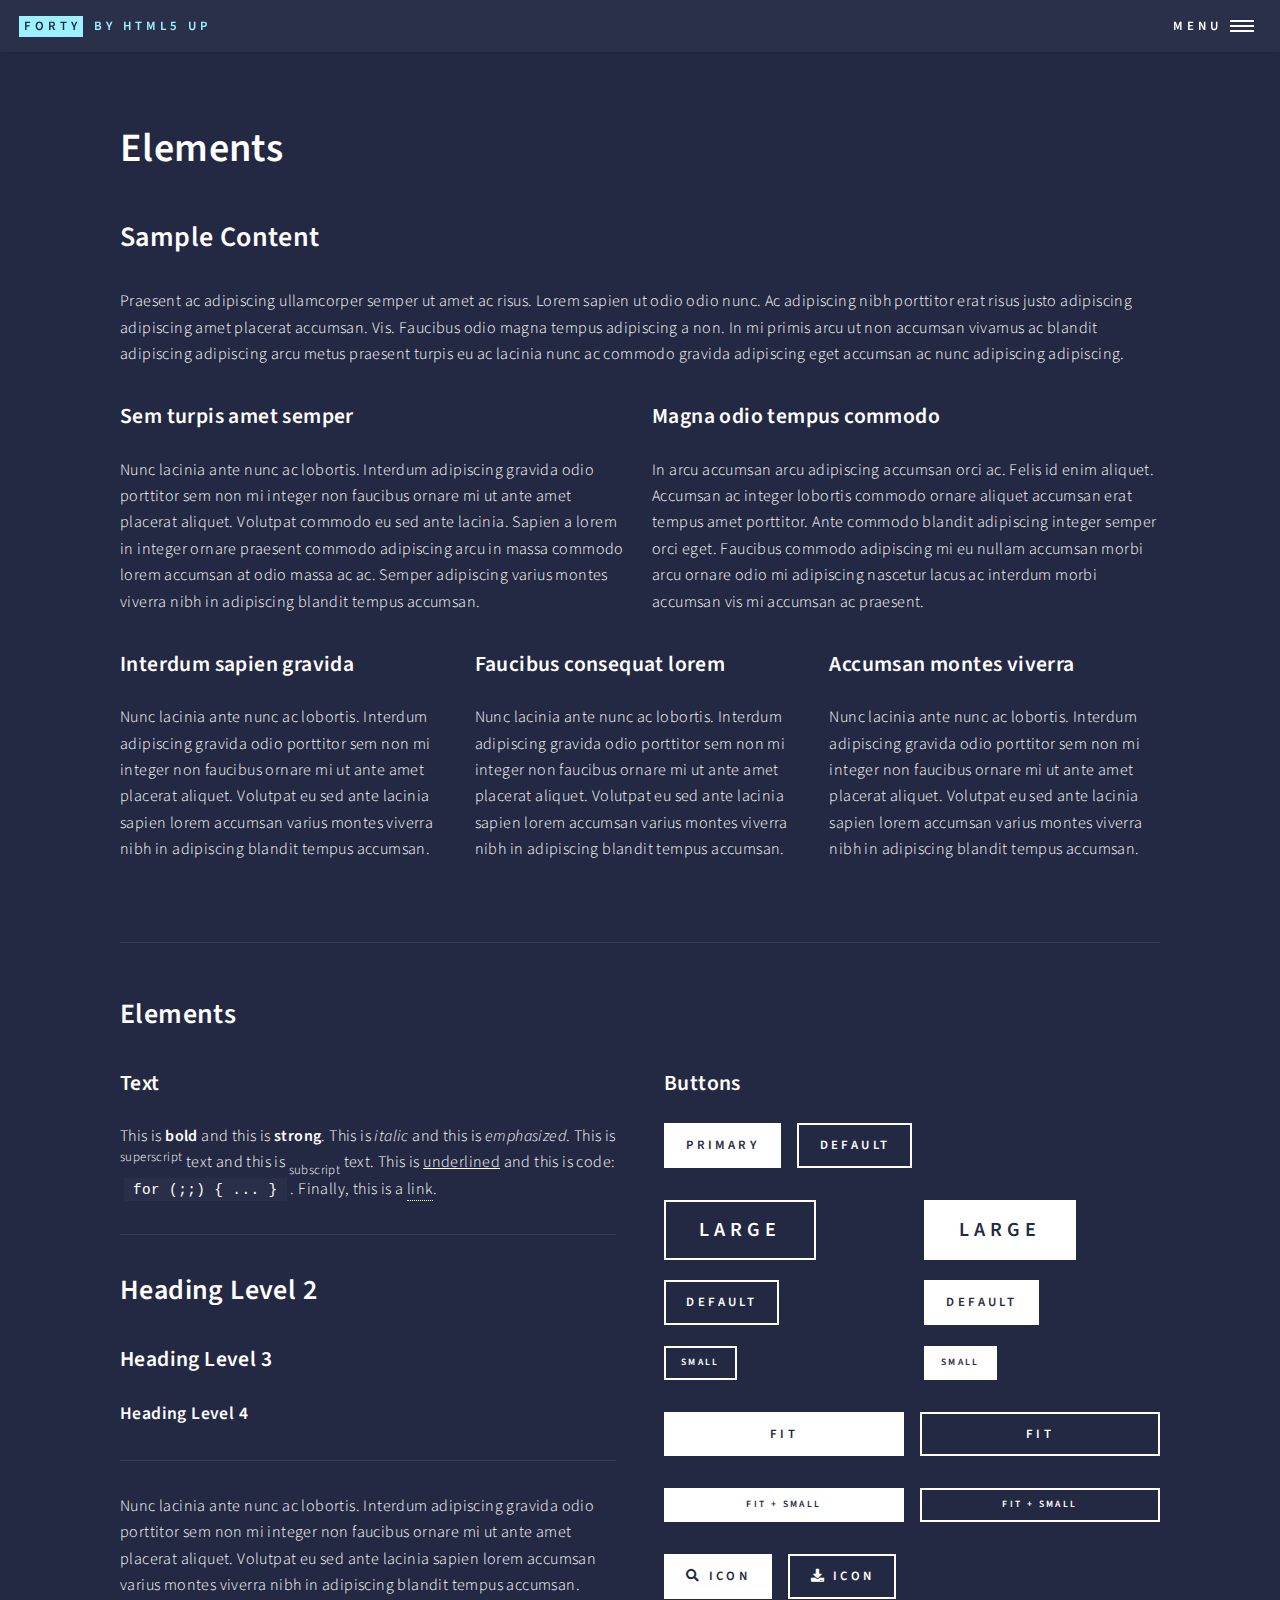
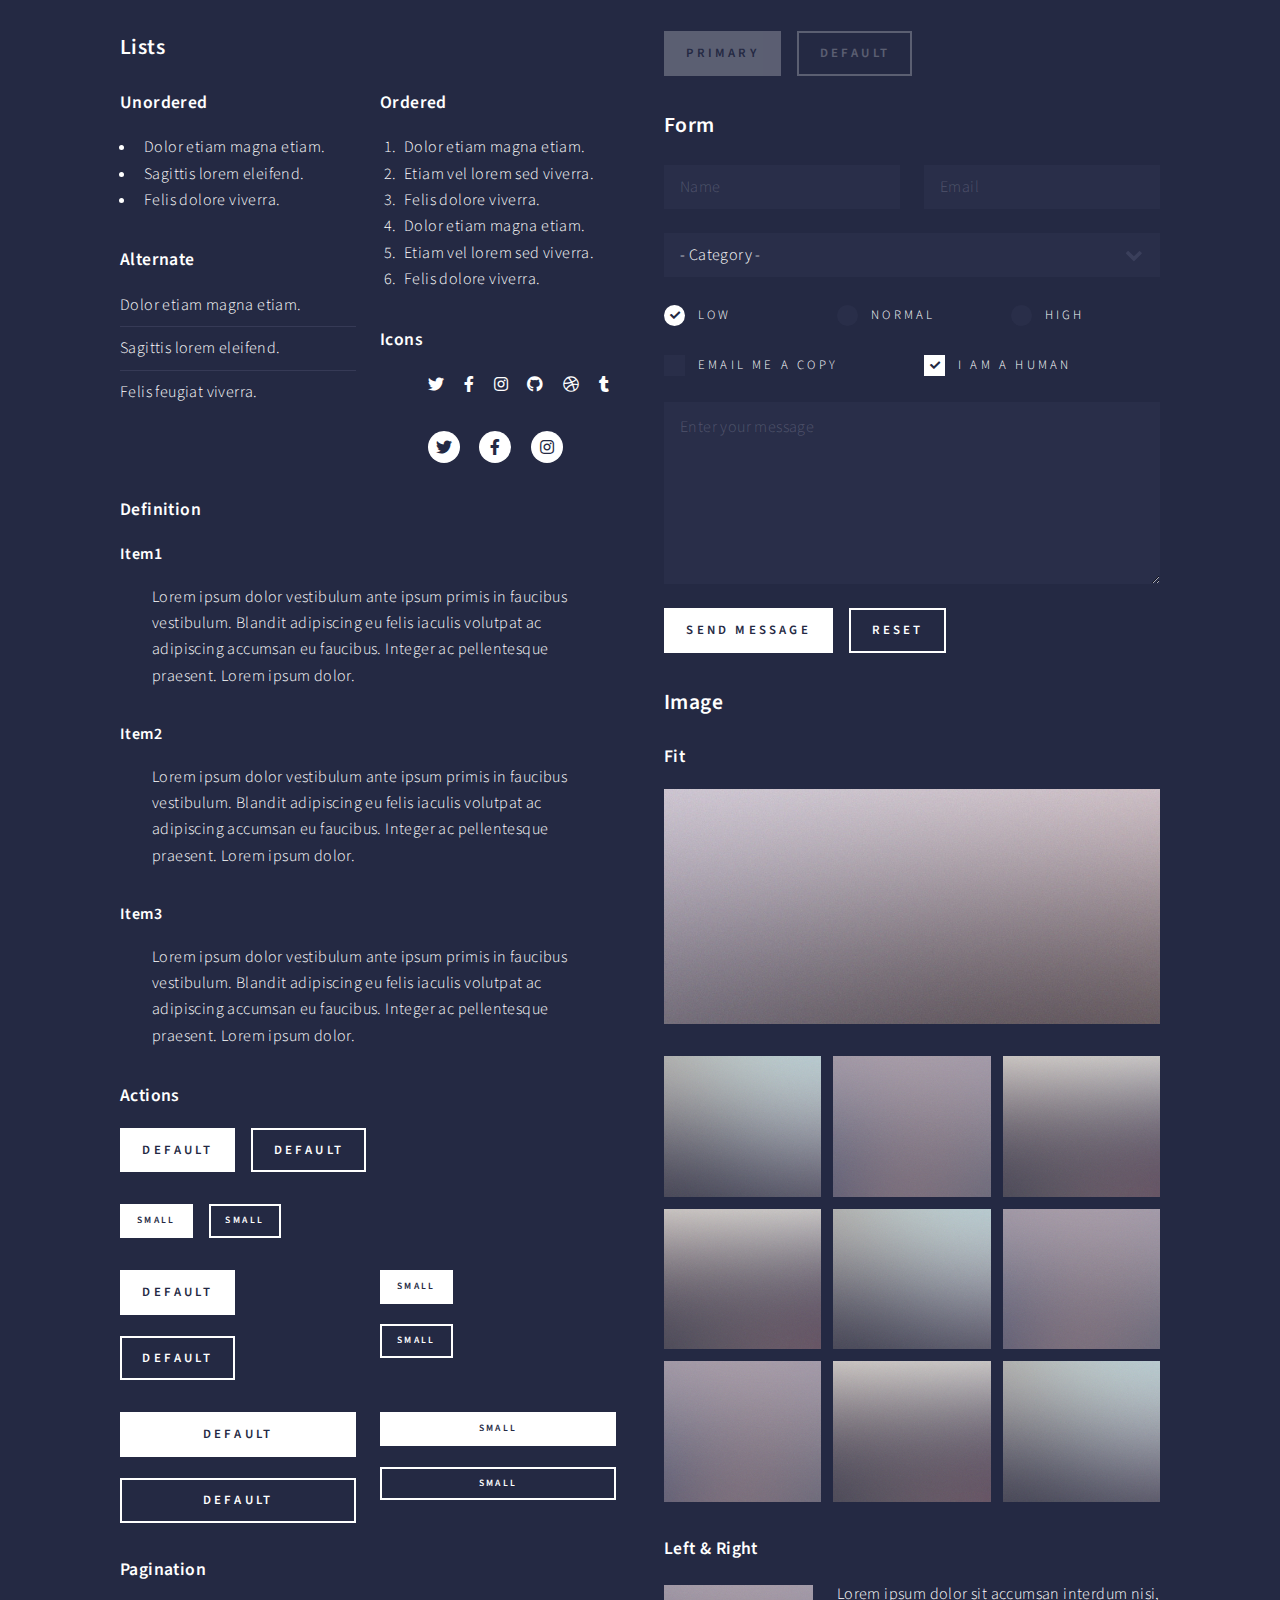
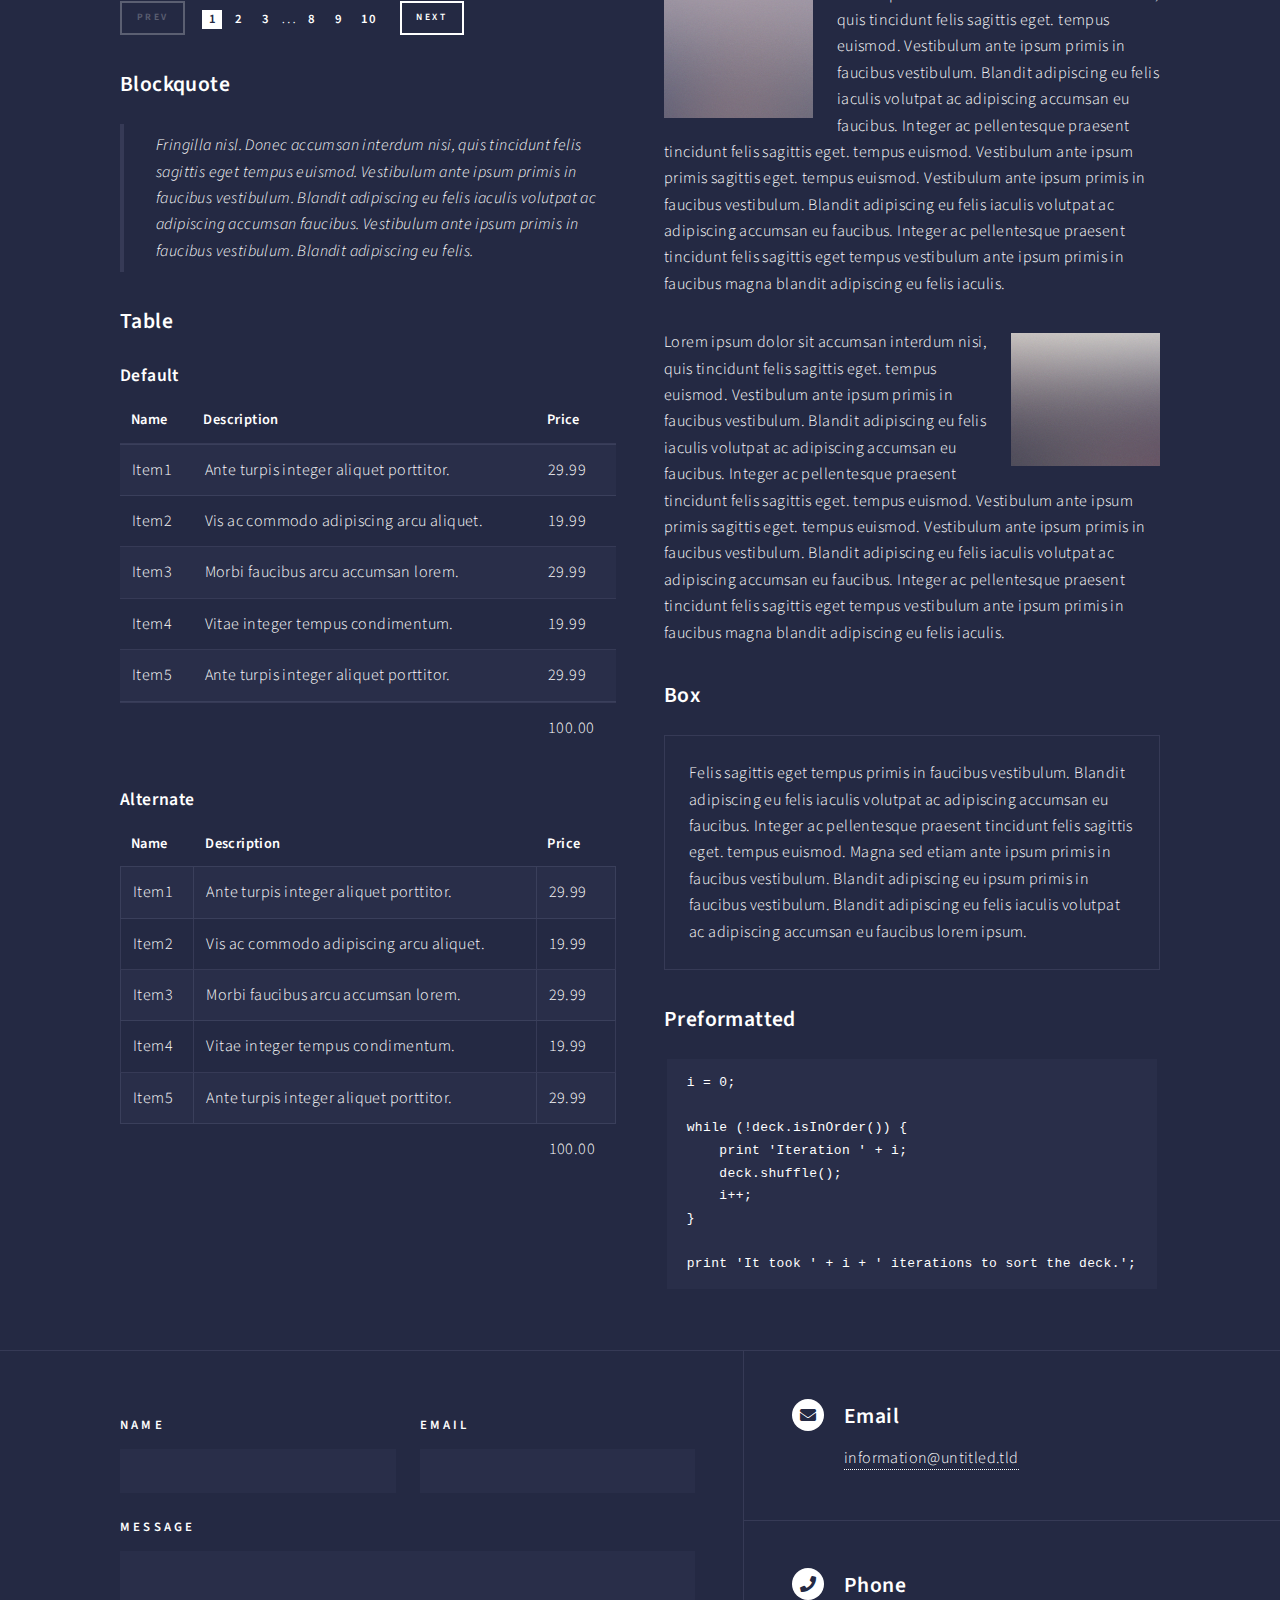
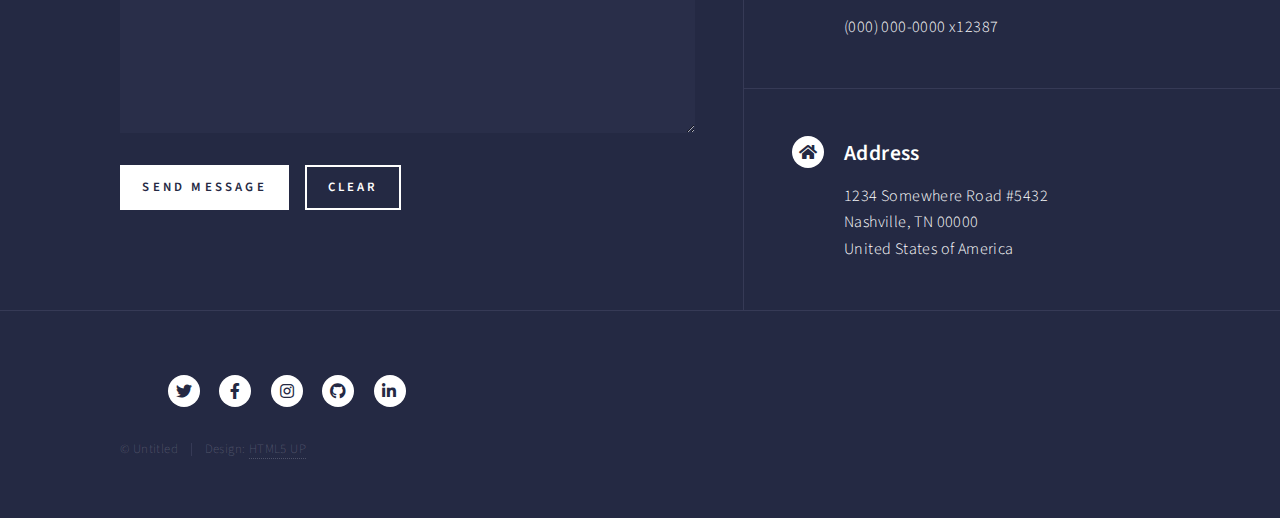
<file: html5up-forty/elements.html>
<!DOCTYPE HTML>
<!--
	Forty by HTML5 UP
	html5up.net | @ajlkn
	Free for personal and commercial use under the CCA 3.0 license (html5up.net/license)
-->
<html>
	<head>
		<title>Elements - Forty by HTML5 UP</title>
		<meta charset="utf-8" />
		<meta name="viewport" content="width=device-width, initial-scale=1, user-scalable=no" />
		<link rel="stylesheet" href="assets/css/main.css" />
		<noscript><link rel="stylesheet" href="assets/css/noscript.css" /></noscript>
	</head>
	<body class="is-preload">

		<!-- Wrapper -->
			<div id="wrapper">

				<!-- Header -->
					<header id="header">
						<a href="index.html" class="logo"><strong>Forty</strong> <span>by HTML5 UP</span></a>
						<nav>
							<a href="#menu">Menu</a>
						</nav>
					</header>

				<!-- Menu -->
				<nav id="menu">
					<ul class="links">
						<li><a href="index.html">Home</a></li>
						<li><a href="landing.html">Research</a></li>
						<li><a href="generic.html">Teaching</a></li>
						<!--<li><a href="elements.html">Projects</a></li>-->
					</ul>
				</nav>

				<!-- Main -->
					<div id="main" class="alt">

						<!-- One -->
							<section id="one">
								<div class="inner">
									<header class="major">
										<h1>Elements</h1>
									</header>

									<!-- Content -->
										<h2 id="content">Sample Content</h2>
										<p>Praesent ac adipiscing ullamcorper semper ut amet ac risus. Lorem sapien ut odio odio nunc. Ac adipiscing nibh porttitor erat risus justo adipiscing adipiscing amet placerat accumsan. Vis. Faucibus odio magna tempus adipiscing a non. In mi primis arcu ut non accumsan vivamus ac blandit adipiscing adipiscing arcu metus praesent turpis eu ac lacinia nunc ac commodo gravida adipiscing eget accumsan ac nunc adipiscing adipiscing.</p>
										<div class="row">
											<div class="col-6 col-12-small">
												<h3>Sem turpis amet semper</h3>
												<p>Nunc lacinia ante nunc ac lobortis. Interdum adipiscing gravida odio porttitor sem non mi integer non faucibus ornare mi ut ante amet placerat aliquet. Volutpat commodo eu sed ante lacinia. Sapien a lorem in integer ornare praesent commodo adipiscing arcu in massa commodo lorem accumsan at odio massa ac ac. Semper adipiscing varius montes viverra nibh in adipiscing blandit tempus accumsan.</p>
											</div>
											<div class="col-6 col-12-small">
												<h3>Magna odio tempus commodo</h3>
												<p>In arcu accumsan arcu adipiscing accumsan orci ac. Felis id enim aliquet. Accumsan ac integer lobortis commodo ornare aliquet accumsan erat tempus amet porttitor. Ante commodo blandit adipiscing integer semper orci eget. Faucibus commodo adipiscing mi eu nullam accumsan morbi arcu ornare odio mi adipiscing nascetur lacus ac interdum morbi accumsan vis mi accumsan ac praesent.</p>
											</div>
											<!-- Break -->
											<div class="col-4 col-12-medium">
												<h3>Interdum sapien gravida</h3>
												<p>Nunc lacinia ante nunc ac lobortis. Interdum adipiscing gravida odio porttitor sem non mi integer non faucibus ornare mi ut ante amet placerat aliquet. Volutpat eu sed ante lacinia sapien lorem accumsan varius montes viverra nibh in adipiscing blandit tempus accumsan.</p>
											</div>
											<div class="col-4 col-12-medium">
												<h3>Faucibus consequat lorem</h3>
												<p>Nunc lacinia ante nunc ac lobortis. Interdum adipiscing gravida odio porttitor sem non mi integer non faucibus ornare mi ut ante amet placerat aliquet. Volutpat eu sed ante lacinia sapien lorem accumsan varius montes viverra nibh in adipiscing blandit tempus accumsan.</p>
											</div>
											<div class="col-4 col-12-medium">
												<h3>Accumsan montes viverra</h3>
												<p>Nunc lacinia ante nunc ac lobortis. Interdum adipiscing gravida odio porttitor sem non mi integer non faucibus ornare mi ut ante amet placerat aliquet. Volutpat eu sed ante lacinia sapien lorem accumsan varius montes viverra nibh in adipiscing blandit tempus accumsan.</p>
											</div>
										</div>

									<hr class="major" />

									<!-- Elements -->
										<h2 id="elements">Elements</h2>
										<div class="row gtr-200">
											<div class="col-6 col-12-medium">

												<!-- Text stuff -->
													<h3>Text</h3>
													<p>This is <b>bold</b> and this is <strong>strong</strong>. This is <i>italic</i> and this is <em>emphasized</em>.
													This is <sup>superscript</sup> text and this is <sub>subscript</sub> text.
													This is <u>underlined</u> and this is code: <code>for (;;) { ... }</code>.
													Finally, this is a <a href="#">link</a>.</p>
													<hr />
													<h2>Heading Level 2</h2>
													<h3>Heading Level 3</h3>
													<h4>Heading Level 4</h4>
													<hr />
													<p>Nunc lacinia ante nunc ac lobortis. Interdum adipiscing gravida odio porttitor sem non mi integer non faucibus ornare mi ut ante amet placerat aliquet. Volutpat eu sed ante lacinia sapien lorem accumsan varius montes viverra nibh in adipiscing blandit tempus accumsan.</p>

												<!-- Lists -->
													<h3>Lists</h3>
													<div class="row">
														<div class="col-6 col-12-small">

															<h4>Unordered</h4>
															<ul>
																<li>Dolor etiam magna etiam.</li>
																<li>Sagittis lorem eleifend.</li>
																<li>Felis dolore viverra.</li>
															</ul>

															<h4>Alternate</h4>
															<ul class="alt">
																<li>Dolor etiam magna etiam.</li>
																<li>Sagittis lorem eleifend.</li>
																<li>Felis feugiat viverra.</li>
															</ul>

														</div>
														<div class="col-6 col-12-small">

															<h4>Ordered</h4>
															<ol>
																<li>Dolor etiam magna etiam.</li>
																<li>Etiam vel lorem sed viverra.</li>
																<li>Felis dolore viverra.</li>
																<li>Dolor etiam magna etiam.</li>
																<li>Etiam vel lorem sed viverra.</li>
																<li>Felis dolore viverra.</li>
															</ol>

															<h4>Icons</h4>
															<ul class="icons">
																<li><a href="#" class="icon brands fa-twitter"><span class="label">Twitter</span></a></li>
																<li><a href="#" class="icon brands fa-facebook-f"><span class="label">Facebook</span></a></li>
																<li><a href="#" class="icon brands fa-instagram"><span class="label">Instagram</span></a></li>
																<li><a href="#" class="icon brands fa-github"><span class="label">Github</span></a></li>
																<li><a href="#" class="icon brands fa-dribbble"><span class="label">Dribbble</span></a></li>
																<li><a href="#" class="icon brands fa-tumblr"><span class="label">Tumblr</span></a></li>
															</ul>
															<ul class="icons">
																<li><a href="#" class="icon brands alt fa-twitter"><span class="label">Twitter</span></a></li>
																<li><a href="#" class="icon brands alt fa-facebook-f"><span class="label">Facebook</span></a></li>
																<li><a href="#" class="icon brands alt fa-instagram"><span class="label">Instagram</span></a></li>
															</ul>

														</div>
													</div>
													<h4>Definition</h4>
													<dl>
														<dt>Item1</dt>
														<dd>
															<p>Lorem ipsum dolor vestibulum ante ipsum primis in faucibus vestibulum. Blandit adipiscing eu felis iaculis volutpat ac adipiscing accumsan eu faucibus. Integer ac pellentesque praesent. Lorem ipsum dolor.</p>
														</dd>
														<dt>Item2</dt>
														<dd>
															<p>Lorem ipsum dolor vestibulum ante ipsum primis in faucibus vestibulum. Blandit adipiscing eu felis iaculis volutpat ac adipiscing accumsan eu faucibus. Integer ac pellentesque praesent. Lorem ipsum dolor.</p>
														</dd>
														<dt>Item3</dt>
														<dd>
															<p>Lorem ipsum dolor vestibulum ante ipsum primis in faucibus vestibulum. Blandit adipiscing eu felis iaculis volutpat ac adipiscing accumsan eu faucibus. Integer ac pellentesque praesent. Lorem ipsum dolor.</p>
														</dd>
													</dl>

													<h4>Actions</h4>
													<ul class="actions">
														<li><a href="#" class="button primary">Default</a></li>
														<li><a href="#" class="button">Default</a></li>
													</ul>
													<ul class="actions small">
														<li><a href="#" class="button primary small">Small</a></li>
														<li><a href="#" class="button small">Small</a></li>
													</ul>
													<div class="row">
														<div class="col-6 col-12-small">
															<ul class="actions stacked">
																<li><a href="#" class="button primary">Default</a></li>
																<li><a href="#" class="button">Default</a></li>
															</ul>
														</div>
														<div class="col-6 col-12-small">
															<ul class="actions stacked">
																<li><a href="#" class="button primary small">Small</a></li>
																<li><a href="#" class="button small">Small</a></li>
															</ul>
														</div>
														<div class="col-6 col-12-small">
															<ul class="actions stacked">
																<li><a href="#" class="button primary fit">Default</a></li>
																<li><a href="#" class="button fit">Default</a></li>
															</ul>
														</div>
														<div class="col-6 col-12-small">
															<ul class="actions stacked">
																<li><a href="#" class="button primary small fit">Small</a></li>
																<li><a href="#" class="button small fit">Small</a></li>
															</ul>
														</div>
													</div>

													<h4>Pagination</h4>
													<ul class="pagination">
														<li><span class="button small disabled">Prev</span></li>
														<li><a href="#" class="page active">1</a></li>
														<li><a href="#" class="page">2</a></li>
														<li><a href="#" class="page">3</a></li>
														<li><span>&hellip;</span></li>
														<li><a href="#" class="page">8</a></li>
														<li><a href="#" class="page">9</a></li>
														<li><a href="#" class="page">10</a></li>
														<li><a href="#" class="button small">Next</a></li>
													</ul>

												<!-- Blockquote -->
													<h3>Blockquote</h3>
													<blockquote>Fringilla nisl. Donec accumsan interdum nisi, quis tincidunt felis sagittis eget tempus euismod. Vestibulum ante ipsum primis in faucibus vestibulum. Blandit adipiscing eu felis iaculis volutpat ac adipiscing accumsan faucibus. Vestibulum ante ipsum primis in faucibus vestibulum. Blandit adipiscing eu felis.</blockquote>

												<!-- Table -->
													<h3>Table</h3>

													<h4>Default</h4>
													<div class="table-wrapper">
														<table>
															<thead>
																<tr>
																	<th>Name</th>
																	<th>Description</th>
																	<th>Price</th>
																</tr>
															</thead>
															<tbody>
																<tr>
																	<td>Item1</td>
																	<td>Ante turpis integer aliquet porttitor.</td>
																	<td>29.99</td>
																</tr>
																<tr>
																	<td>Item2</td>
																	<td>Vis ac commodo adipiscing arcu aliquet.</td>
																	<td>19.99</td>
																</tr>
																<tr>
																	<td>Item3</td>
																	<td> Morbi faucibus arcu accumsan lorem.</td>
																	<td>29.99</td>
																</tr>
																<tr>
																	<td>Item4</td>
																	<td>Vitae integer tempus condimentum.</td>
																	<td>19.99</td>
																</tr>
																<tr>
																	<td>Item5</td>
																	<td>Ante turpis integer aliquet porttitor.</td>
																	<td>29.99</td>
																</tr>
															</tbody>
															<tfoot>
																<tr>
																	<td colspan="2"></td>
																	<td>100.00</td>
																</tr>
															</tfoot>
														</table>
													</div>

													<h4>Alternate</h4>
													<div class="table-wrapper">
														<table class="alt">
															<thead>
																<tr>
																	<th>Name</th>
																	<th>Description</th>
																	<th>Price</th>
																</tr>
															</thead>
															<tbody>
																<tr>
																	<td>Item1</td>
																	<td>Ante turpis integer aliquet porttitor.</td>
																	<td>29.99</td>
																</tr>
																<tr>
																	<td>Item2</td>
																	<td>Vis ac commodo adipiscing arcu aliquet.</td>
																	<td>19.99</td>
																</tr>
																<tr>
																	<td>Item3</td>
																	<td> Morbi faucibus arcu accumsan lorem.</td>
																	<td>29.99</td>
																</tr>
																<tr>
																	<td>Item4</td>
																	<td>Vitae integer tempus condimentum.</td>
																	<td>19.99</td>
																</tr>
																<tr>
																	<td>Item5</td>
																	<td>Ante turpis integer aliquet porttitor.</td>
																	<td>29.99</td>
																</tr>
															</tbody>
															<tfoot>
																<tr>
																	<td colspan="2"></td>
																	<td>100.00</td>
																</tr>
															</tfoot>
														</table>
													</div>

											</div>
											<div class="col-6 col-12-medium">

												<!-- Buttons -->
													<h3>Buttons</h3>
													<ul class="actions">
														<li><a href="#" class="button primary">Primary</a></li>
														<li><a href="#" class="button">Default</a></li>
													</ul>
													<div class="row">
														<div class="col-6 col-12-xsmall">
															<ul class="actions stacked">
																<li><a href="#" class="button large">Large</a></li>
																<li><a href="#" class="button">Default</a></li>
																<li><a href="#" class="button small">Small</a></li>
															</ul>
														</div>
														<div class="col-6 col-12-xsmall">
															<ul class="actions stacked">
																<li><a href="#" class="button primary large">Large</a></li>
																<li><a href="#" class="button primary">Default</a></li>
																<li><a href="#" class="button primary small">Small</a></li>
															</ul>
														</div>
													</div>
													<ul class="actions fit">
														<li><a href="#" class="button primary fit">Fit</a></li>
														<li><a href="#" class="button fit">Fit</a></li>
													</ul>
													<ul class="actions fit small">
														<li><a href="#" class="button primary fit small">Fit + Small</a></li>
														<li><a href="#" class="button fit small">Fit + Small</a></li>
													</ul>
													<ul class="actions">
														<li><a href="#" class="button primary icon solid fa-search">Icon</a></li>
														<li><a href="#" class="button icon solid fa-download">Icon</a></li>
													</ul>
													<ul class="actions">
														<li><span class="button primary disabled">Primary</span></li>
														<li><span class="button disabled">Default</span></li>
													</ul>

												<!-- Form -->
													<h3>Form</h3>

													<form method="post" action="#">
														<div class="row gtr-uniform">
															<div class="col-6 col-12-xsmall">
																<input type="text" name="demo-name" id="demo-name" value="" placeholder="Name" />
															</div>
															<div class="col-6 col-12-xsmall">
																<input type="email" name="demo-email" id="demo-email" value="" placeholder="Email" />
															</div>
															<!-- Break -->
															<div class="col-12">
																<select name="demo-category" id="demo-category">
																	<option value="">- Category -</option>
																	<option value="1">Manufacturing</option>
																	<option value="1">Shipping</option>
																	<option value="1">Administration</option>
																	<option value="1">Human Resources</option>
																</select>
															</div>
															<!-- Break -->
															<div class="col-4 col-12-small">
																<input type="radio" id="demo-priority-low" name="demo-priority" checked>
																<label for="demo-priority-low">Low</label>
															</div>
															<div class="col-4 col-12-small">
																<input type="radio" id="demo-priority-normal" name="demo-priority">
																<label for="demo-priority-normal">Normal</label>
															</div>
															<div class="col-4 col-12-small">
																<input type="radio" id="demo-priority-high" name="demo-priority">
																<label for="demo-priority-high">High</label>
															</div>
															<!-- Break -->
															<div class="col-6 col-12-small">
																<input type="checkbox" id="demo-copy" name="demo-copy">
																<label for="demo-copy">Email me a copy</label>
															</div>
															<div class="col-6 col-12-small">
																<input type="checkbox" id="demo-human" name="demo-human" checked>
																<label for="demo-human">I am a human</label>
															</div>
															<!-- Break -->
															<div class="col-12">
																<textarea name="demo-message" id="demo-message" placeholder="Enter your message" rows="6"></textarea>
															</div>
															<!-- Break -->
															<div class="col-12">
																<ul class="actions">
																	<li><input type="submit" value="Send Message" class="primary" /></li>
																	<li><input type="reset" value="Reset" /></li>
																</ul>
															</div>
														</div>
													</form>

												<!-- Image -->
													<h3>Image</h3>

													<h4>Fit</h4>
													<span class="image fit"><img src="images/pic03.jpg" alt="" /></span>
													<div class="box alt">
														<div class="row gtr-50 gtr-uniform">
															<div class="col-4"><span class="image fit"><img src="images/pic08.jpg" alt="" /></span></div>
															<div class="col-4"><span class="image fit"><img src="images/pic09.jpg" alt="" /></span></div>
															<div class="col-4"><span class="image fit"><img src="images/pic10.jpg" alt="" /></span></div>
															<!-- Break -->
															<div class="col-4"><span class="image fit"><img src="images/pic10.jpg" alt="" /></span></div>
															<div class="col-4"><span class="image fit"><img src="images/pic08.jpg" alt="" /></span></div>
															<div class="col-4"><span class="image fit"><img src="images/pic09.jpg" alt="" /></span></div>
															<!-- Break -->
															<div class="col-4"><span class="image fit"><img src="images/pic09.jpg" alt="" /></span></div>
															<div class="col-4"><span class="image fit"><img src="images/pic10.jpg" alt="" /></span></div>
															<div class="col-4"><span class="image fit"><img src="images/pic08.jpg" alt="" /></span></div>
														</div>
													</div>

													<h4>Left &amp; Right</h4>
													<p><span class="image left"><img src="images/pic09.jpg" alt="" /></span>Lorem ipsum dolor sit accumsan interdum nisi, quis tincidunt felis sagittis eget. tempus euismod. Vestibulum ante ipsum primis in faucibus vestibulum. Blandit adipiscing eu felis iaculis volutpat ac adipiscing accumsan eu faucibus. Integer ac pellentesque praesent tincidunt felis sagittis eget. tempus euismod. Vestibulum ante ipsum primis sagittis eget. tempus euismod. Vestibulum ante ipsum primis in faucibus vestibulum. Blandit adipiscing eu felis iaculis volutpat ac adipiscing accumsan eu faucibus. Integer ac pellentesque praesent tincidunt felis sagittis eget tempus vestibulum ante ipsum primis in faucibus magna blandit adipiscing eu felis iaculis.</p>
													<p><span class="image right"><img src="images/pic10.jpg" alt="" /></span>Lorem ipsum dolor sit accumsan interdum nisi, quis tincidunt felis sagittis eget. tempus euismod. Vestibulum ante ipsum primis in faucibus vestibulum. Blandit adipiscing eu felis iaculis volutpat ac adipiscing accumsan eu faucibus. Integer ac pellentesque praesent tincidunt felis sagittis eget. tempus euismod. Vestibulum ante ipsum primis sagittis eget. tempus euismod. Vestibulum ante ipsum primis in faucibus vestibulum. Blandit adipiscing eu felis iaculis volutpat ac adipiscing accumsan eu faucibus. Integer ac pellentesque praesent tincidunt felis sagittis eget tempus vestibulum ante ipsum primis in faucibus magna blandit adipiscing eu felis iaculis.</p>

												<!-- Box -->
													<h3>Box</h3>
													<div class="box">
														<p>Felis sagittis eget tempus primis in faucibus vestibulum. Blandit adipiscing eu felis iaculis volutpat ac adipiscing accumsan eu faucibus. Integer ac pellentesque praesent tincidunt felis sagittis eget. tempus euismod. Magna sed etiam ante ipsum primis in faucibus vestibulum. Blandit adipiscing eu ipsum primis in faucibus vestibulum. Blandit adipiscing eu felis iaculis volutpat ac adipiscing accumsan eu faucibus lorem ipsum.</p>
													</div>

												<!-- Preformatted Code -->
													<h3>Preformatted</h3>
													<pre><code>i = 0;

while (!deck.isInOrder()) {
    print 'Iteration ' + i;
    deck.shuffle();
    i++;
}

print 'It took ' + i + ' iterations to sort the deck.';
</code></pre>

											</div>
										</div>

								</div>
							</section>

					</div>

				<!-- Contact -->
					<section id="contact">
						<div class="inner">
							<section>
								<form method="post" action="#">
									<div class="fields">
										<div class="field half">
											<label for="name">Name</label>
											<input type="text" name="name" id="name" />
										</div>
										<div class="field half">
											<label for="email">Email</label>
											<input type="text" name="email" id="email" />
										</div>
										<div class="field">
											<label for="message">Message</label>
											<textarea name="message" id="message" rows="6"></textarea>
										</div>
									</div>
									<ul class="actions">
										<li><input type="submit" value="Send Message" class="primary" /></li>
										<li><input type="reset" value="Clear" /></li>
									</ul>
								</form>
							</section>
							<section class="split">
								<section>
									<div class="contact-method">
										<span class="icon solid alt fa-envelope"></span>
										<h3>Email</h3>
										<a href="#">information@untitled.tld</a>
									</div>
								</section>
								<section>
									<div class="contact-method">
										<span class="icon solid alt fa-phone"></span>
										<h3>Phone</h3>
										<span>(000) 000-0000 x12387</span>
									</div>
								</section>
								<section>
									<div class="contact-method">
										<span class="icon solid alt fa-home"></span>
										<h3>Address</h3>
										<span>1234 Somewhere Road #5432<br />
										Nashville, TN 00000<br />
										United States of America</span>
									</div>
								</section>
							</section>
						</div>
					</section>

				<!-- Footer -->
					<footer id="footer">
						<div class="inner">
							<ul class="icons">
								<li><a href="#" class="icon brands alt fa-twitter"><span class="label">Twitter</span></a></li>
								<li><a href="#" class="icon brands alt fa-facebook-f"><span class="label">Facebook</span></a></li>
								<li><a href="#" class="icon brands alt fa-instagram"><span class="label">Instagram</span></a></li>
								<li><a href="#" class="icon brands alt fa-github"><span class="label">GitHub</span></a></li>
								<li><a href="#" class="icon brands alt fa-linkedin-in"><span class="label">LinkedIn</span></a></li>
							</ul>
							<ul class="copyright">
								<li>&copy; Untitled</li><li>Design: <a href="https://html5up.net">HTML5 UP</a></li>
							</ul>
						</div>
					</footer>

			</div>

		<!-- Scripts -->
			<script src="assets/js/jquery.min.js"></script>
			<script src="assets/js/jquery.scrolly.min.js"></script>
			<script src="assets/js/jquery.scrollex.min.js"></script>
			<script src="assets/js/browser.min.js"></script>
			<script src="assets/js/breakpoints.min.js"></script>
			<script src="assets/js/util.js"></script>
			<script src="assets/js/main.js"></script>

	</body>
</html>
</file>
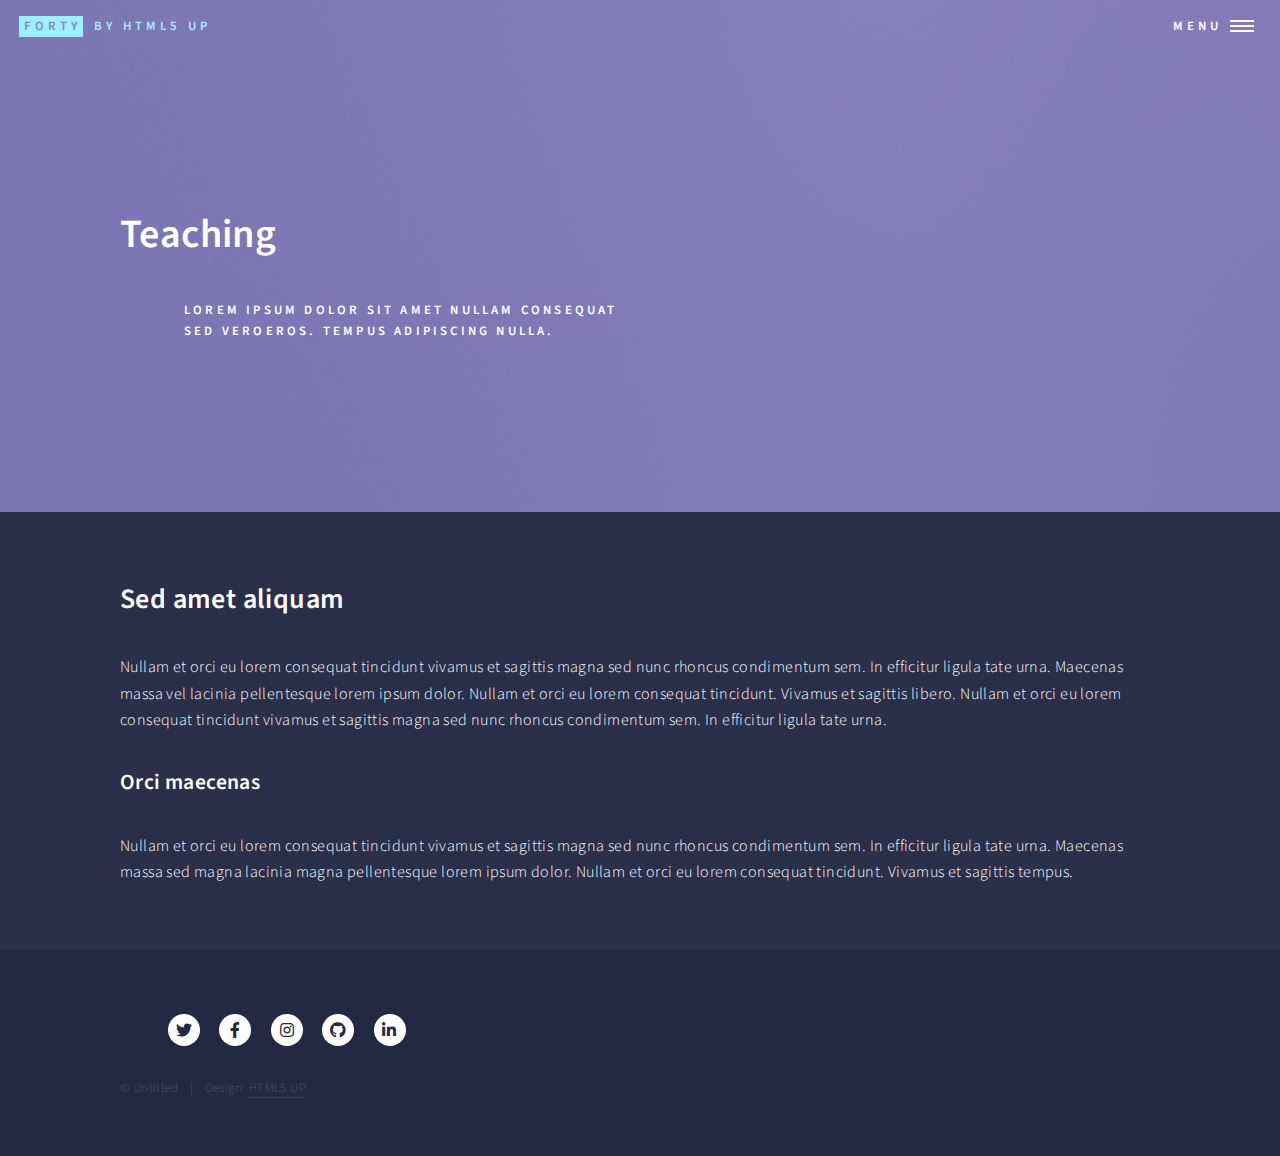
<file: html5up-forty/generic.html>
<!DOCTYPE HTML>
<!--
	Forty by HTML5 UP
	html5up.net | @ajlkn
	Free for personal and commercial use under the CCA 3.0 license (html5up.net/license)
-->
<html>
	<head>
		<title>Generic - Forty by HTML5 UP</title>
		<meta charset="utf-8" />
		<meta name="viewport" content="width=device-width, initial-scale=1, user-scalable=no" />
		<link rel="stylesheet" href="assets/css/main.css" />
		<noscript><link rel="stylesheet" href="assets/css/noscript.css" /></noscript>
	</head>
	<body class="is-preload">

		<!-- Wrapper -->
		<div id="wrapper">

			<!-- Header -->
			<!-- Note: The "styleN" class below should match that of the banner element. -->
				<header id="header" class="alt style2">
					<a href="index.html" class="logo"><strong>Forty</strong> <span>by HTML5 UP</span></a>
					<nav>
						<a href="#menu">Menu</a>
					</nav>
				</header>

				<!-- Menu -->
				<nav id="menu">
					<ul class="links">
						<li><a href="index.html">Home</a></li>
						<li><a href="landing.html">Research</a></li>
						<li><a href="generic.html">Teaching</a></li>
						<!--<li><a href="elements.html">Projects</a></li>-->
					</ul>
				</nav>

			<!-- Banner -->
			<!-- Note: The "styleN" class below should match that of the header element. -->
				<section id="banner" class="style2">
					<div class="inner">
						<span class="image">
							<img src="images/pic07.jpg" alt="" />
						</span>
						<header class="major">
							<h1>Teaching</h1>
						</header>
						<div class="content">
							<p>Lorem ipsum dolor sit amet nullam consequat<br />
							sed veroeros. tempus adipiscing nulla.</p>
						</div>
					</div>
				</section>

			<!-- Main -->
				<div id="main">

					<!-- One -->
						<section id="one">
							<div class="inner">
								<header class="major">
									<h2>Sed amet aliquam</h2>
								</header>
								<p>Nullam et orci eu lorem consequat tincidunt vivamus et sagittis magna sed nunc rhoncus condimentum sem. In efficitur ligula tate urna. Maecenas massa vel lacinia pellentesque lorem ipsum dolor. Nullam et orci eu lorem consequat tincidunt. Vivamus et sagittis libero. Nullam et orci eu lorem consequat tincidunt vivamus et sagittis magna sed nunc rhoncus condimentum sem. In efficitur ligula tate urna.</p>
								<header class="major">
									<h3>Orci maecenas</h3>
								</header>
								<p>Nullam et orci eu lorem consequat tincidunt vivamus et sagittis magna sed nunc rhoncus condimentum sem. In efficitur ligula tate urna. Maecenas massa sed magna lacinia magna pellentesque lorem ipsum dolor. Nullam et orci eu lorem consequat tincidunt. Vivamus et sagittis tempus.</p>
							</div>
						</section>

				</div>

				<!-- Footer -->
					<footer id="footer">
						<div class="inner">
							<ul class="icons">
								<li><a href="#" class="icon brands alt fa-twitter"><span class="label">Twitter</span></a></li>
								<li><a href="#" class="icon brands alt fa-facebook-f"><span class="label">Facebook</span></a></li>
								<li><a href="#" class="icon brands alt fa-instagram"><span class="label">Instagram</span></a></li>
								<li><a href="#" class="icon brands alt fa-github"><span class="label">GitHub</span></a></li>
								<li><a href="#" class="icon brands alt fa-linkedin-in"><span class="label">LinkedIn</span></a></li>
							</ul>
							<ul class="copyright">
								<li>&copy; Untitled</li><li>Design: <a href="https://html5up.net">HTML5 UP</a></li>
							</ul>
						</div>
					</footer>

			</div>

		<!-- Scripts -->
			<script src="assets/js/jquery.min.js"></script>
			<script src="assets/js/jquery.scrolly.min.js"></script>
			<script src="assets/js/jquery.scrollex.min.js"></script>
			<script src="assets/js/browser.min.js"></script>
			<script src="assets/js/breakpoints.min.js"></script>
			<script src="assets/js/util.js"></script>
			<script src="assets/js/main.js"></script>

	</body>
</html>
</file>
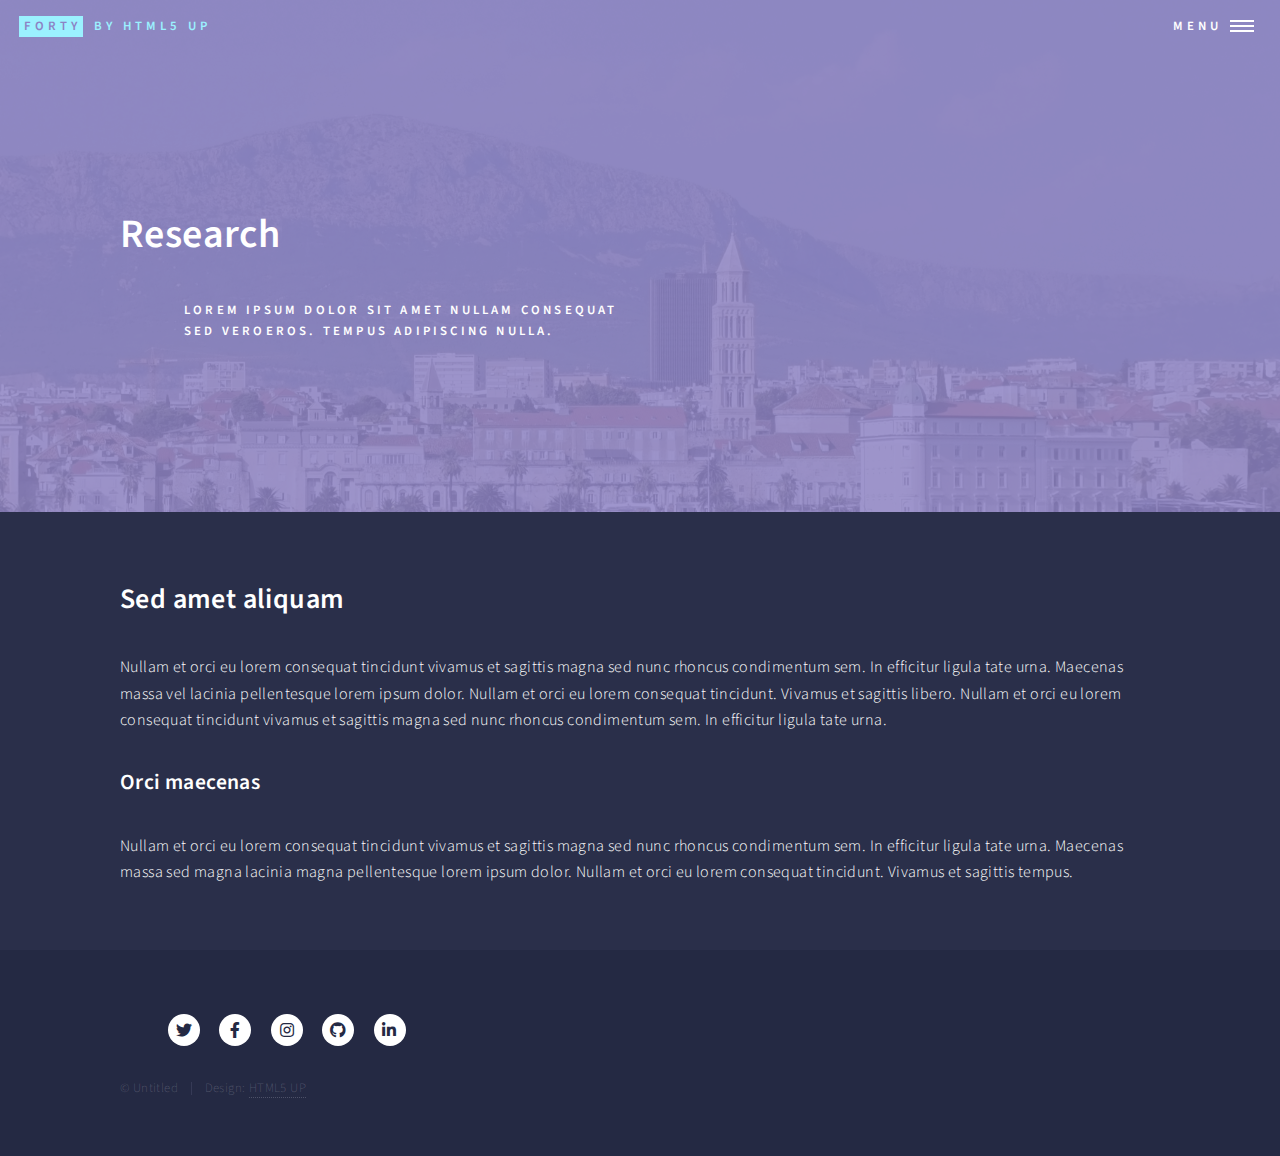
<file: html5up-forty/landing.html>
<!DOCTYPE HTML>
<!--
	Forty by HTML5 UP
	html5up.net | @ajlkn
	Free for personal and commercial use under the CCA 3.0 license (html5up.net/license)
-->
<html>
	<head>
		<title>Landing - Forty by HTML5 UP</title>
		<meta charset="utf-8" />
		<meta name="viewport" content="width=device-width, initial-scale=1, user-scalable=no" />
		<link rel="stylesheet" href="assets/css/main.css" />
		<noscript><link rel="stylesheet" href="assets/css/noscript.css" /></noscript>
	</head>
	<body class="is-preload">

		<!-- Wrapper -->
			<div id="wrapper">

				<!-- Header -->
				<!-- Note: The "styleN" class below should match that of the banner element. -->
					<header id="header" class="alt style2">
						<a href="index.html" class="logo"><strong>Forty</strong> <span>by HTML5 UP</span></a>
						<nav>
							<a href="#menu">Menu</a>
						</nav>
					</header>

				<!-- Menu -->
				<nav id="menu">
					<ul class="links">
						<li><a href="index.html">Home</a></li>
						<li><a href="landing.html">Research</a></li>
						<li><a href="generic.html">Teaching</a></li>
						<!--<li><a href="elements.html">Projects</a></li>-->
					</ul>
				</nav>

				<!-- Banner -->
				<!-- Note: The "styleN" class below should match that of the header element. -->
					<section id="banner" class="style2">
						<div class="inner">
							<span class="image">
								<img src="images/picture2.jpg" alt="" />
							</span>
							<header class="major">
								<h1>Research</h1>
							</header>
							<div class="content">
								<p>Lorem ipsum dolor sit amet nullam consequat<br />
								sed veroeros. tempus adipiscing nulla.</p>
							</div>
						</div>
					</section>

				<!-- Main -->
					<div id="main">

						<!-- One -->
							<section id="one">
								<div class="inner">
									<header class="major">
										<h2>Sed amet aliquam</h2>
									</header>
									<p>Nullam et orci eu lorem consequat tincidunt vivamus et sagittis magna sed nunc rhoncus condimentum sem. In efficitur ligula tate urna. Maecenas massa vel lacinia pellentesque lorem ipsum dolor. Nullam et orci eu lorem consequat tincidunt. Vivamus et sagittis libero. Nullam et orci eu lorem consequat tincidunt vivamus et sagittis magna sed nunc rhoncus condimentum sem. In efficitur ligula tate urna.</p>
									<header class="major">
										<h3>Orci maecenas</h3>
									</header>
									<p>Nullam et orci eu lorem consequat tincidunt vivamus et sagittis magna sed nunc rhoncus condimentum sem. In efficitur ligula tate urna. Maecenas massa sed magna lacinia magna pellentesque lorem ipsum dolor. Nullam et orci eu lorem consequat tincidunt. Vivamus et sagittis tempus.</p>
								</div>
							</section>

					</div>

				<!-- Footer -->
					<footer id="footer">
						<div class="inner">
							<ul class="icons">
								<li><a href="#" class="icon brands alt fa-twitter"><span class="label">Twitter</span></a></li>
								<li><a href="#" class="icon brands alt fa-facebook-f"><span class="label">Facebook</span></a></li>
								<li><a href="#" class="icon brands alt fa-instagram"><span class="label">Instagram</span></a></li>
								<li><a href="#" class="icon brands alt fa-github"><span class="label">GitHub</span></a></li>
								<li><a href="#" class="icon brands alt fa-linkedin-in"><span class="label">LinkedIn</span></a></li>
							</ul>
							<ul class="copyright">
								<li>&copy; Untitled</li><li>Design: <a href="https://html5up.net">HTML5 UP</a></li>
							</ul>
						</div>
					</footer>

			</div>

		<!-- Scripts -->
			<script src="assets/js/jquery.min.js"></script>
			<script src="assets/js/jquery.scrolly.min.js"></script>
			<script src="assets/js/jquery.scrollex.min.js"></script>
			<script src="assets/js/browser.min.js"></script>
			<script src="assets/js/breakpoints.min.js"></script>
			<script src="assets/js/util.js"></script>
			<script src="assets/js/main.js"></script>

	</body>
</html>
</file>
<file: html5up-forty/assets/css/noscript.css>
/*
	Forty by HTML5 UP
	html5up.net | @ajlkn
	Free for personal and commercial use under the CCA 3.0 license (html5up.net/license)
*/

/* Banner */

	body.is-preload #banner:after {
		opacity: 0.85;
	}

	body.is-preload #banner > .inner {
		-moz-filter: none;
		-webkit-filter: none;
		-ms-filter: none;
		filter: none;
		-moz-transform: none;
		-webkit-transform: none;
		-ms-transform: none;
		transform: none;
		opacity: 1;
	}
</file>
<file: html5up-forty/assets/css/main.css>
@import url(fontawesome-all.min.css);
@import url("https://fonts.googleapis.com/css?family=Source+Sans+Pro:300,300italic,600,600italic");

/*
	Forty by HTML5 UP
	html5up.net | @ajlkn
	Free for personal and commercial use under the CCA 3.0 license (html5up.net/license)
*/

html, body, div, span, applet, object,
iframe, h1, h2, h3, h4, h5, h6, p, blockquote,
pre, a, abbr, acronym, address, big, cite,
code, del, dfn, em, img, ins, kbd, q, s, samp,
small, strike, strong, sub, sup, tt, var, b,
u, i, center, dl, dt, dd, ol, ul, li, fieldset,
form, label, legend, table, caption, tbody,
tfoot, thead, tr, th, td, article, aside,
canvas, details, embed, figure, figcaption,
footer, header, hgroup, menu, nav, output, ruby,
section, summary, time, mark, audio, video {
	margin: 0;
	padding: 0;
	border: 0;
	font-size: 100%;
	font: inherit;
	vertical-align: baseline;}

article, aside, details, figcaption, figure,
footer, header, hgroup, menu, nav, section {
	display: block;}

body {
	line-height: 1;
}

ol, ul {
	list-style: none;
}

blockquote, q {
	quotes: none;
}

	blockquote:before, blockquote:after, q:before, q:after {
		content: '';
		content: none;
	}

table {
	border-collapse: collapse;
	border-spacing: 0;
}

body {
	-webkit-text-size-adjust: none;
}

mark {
	background-color: transparent;
	color: inherit;
}

input::-moz-focus-inner {
	border: 0;
	padding: 0;
}

input, select, textarea {
	-moz-appearance: none;
	-webkit-appearance: none;
	-ms-appearance: none;
	appearance: none;
}

/* Basic */

	@-ms-viewport {
		width: device-width;
	}

	body {
		-ms-overflow-style: scrollbar;
	}

	@media screen and (max-width: 480px) {

		html, body {
			min-width: 320px;
		}

	}

	html {
		box-sizing: border-box;
	}

	*, *:before, *:after {
		box-sizing: inherit;
	}

	body {
		background: #242943;
	}

		body.is-preload *, body.is-preload *:before, body.is-preload *:after {
			-moz-animation: none !important;
			-webkit-animation: none !important;
			-ms-animation: none !important;
			animation: none !important;
			-moz-transition: none !important;
			-webkit-transition: none !important;
			-ms-transition: none !important;
			transition: none !important;
		}

/* Type */

	body, input, select, textarea {
		color: #ffffff;
		font-family: "Source Sans Pro", Helvetica, sans-serif;
		font-size: 17pt;
		font-weight: 300;
		letter-spacing: 0.025em;
		line-height: 1.65;
	}

		@media screen and (max-width: 1680px) {

			body, input, select, textarea {
				font-size: 14pt;
			}

		}

		@media screen and (max-width: 1280px) {

			body, input, select, textarea {
				font-size: 12pt;
			}

		}

		@media screen and (max-width: 360px) {

			body, input, select, textarea {
				font-size: 11pt;
			}

		}

	a {
		-moz-transition: color 0.2s ease-in-out, border-bottom-color 0.2s ease-in-out;
		-webkit-transition: color 0.2s ease-in-out, border-bottom-color 0.2s ease-in-out;
		-ms-transition: color 0.2s ease-in-out, border-bottom-color 0.2s ease-in-out;
		transition: color 0.2s ease-in-out, border-bottom-color 0.2s ease-in-out;
		border-bottom: dotted 1px;
		color: inherit;
		text-decoration: none;
	}

		a:hover {
			border-bottom-color: transparent;
			color: #9bf1ff !important;
		}

		a:active {
			color: #53e3fb !important;
		}

	strong, b {
		color: #ffffff;
		font-weight: 600;
	}

	em, i {
		font-style: italic;
	}

	p {
		margin: 0 0 2em 0;
	}

	h1, h2, h3, h4, h5, h6 {
		color: #ffffff;
		font-weight: 600;
		line-height: 1.65;
		margin: 0 0 1em 0;
	}

		h1 a, h2 a, h3 a, h4 a, h5 a, h6 a {
			color: inherit;
			border-bottom: 0;
		}

	h1 {
		font-size: 2.5em;
	}

	h2 {
		font-size: 1.75em;
	}

	h3 {
		font-size: 1.35em;
	}

	h4 {
		font-size: 1.1em;
	}

	h5 {
		font-size: 0.9em;
	}

	h6 {
		font-size: 0.7em;
	}

	@media screen and (max-width: 736px) {

		h1 {
			font-size: 2em;
		}

		h2 {
			font-size: 1.5em;
		}

		h3 {
			font-size: 1.25em;
		}

	}

	sub {
		font-size: 0.8em;
		position: relative;
		top: 0.5em;
	}

	sup {
		font-size: 0.8em;
		position: relative;
		top: -0.5em;
	}

	blockquote {
		border-left: solid 4px rgba(212, 212, 255, 0.1);
		font-style: italic;
		margin: 0 0 2em 0;
		padding: 0.5em 0 0.5em 2em;
	}

	code {
		background: rgba(212, 212, 255, 0.035);
		font-family: "Courier New", monospace;
		font-size: 0.9em;
		margin: 0 0.25em;
		padding: 0.25em 0.65em;
	}

	pre {
		-webkit-overflow-scrolling: touch;
		font-family: "Courier New", monospace;
		font-size: 0.9em;
		margin: 0 0 2em 0;
	}

		pre code {
			display: block;
			line-height: 1.75;
			padding: 1em 1.5em;
			overflow-x: auto;
		}

	hr {
		border: 0;
		border-bottom: solid 1px rgba(212, 212, 255, 0.1);
		margin: 2em 0;
	}

		hr.major {
			margin: 3em 0;
		}

	.align-left {
		text-align: left;
	}

	.align-center {
		text-align: center;
	}

	.align-right {
		text-align: right;
	}

/* Row */

	.row {
		display: flex;
		flex-wrap: wrap;
		box-sizing: border-box;
		align-items: stretch;
	}

		.row > * {
			box-sizing: border-box;
		}

		.row.gtr-uniform > * > :last-child {
			margin-bottom: 0;
		}

		.row.aln-left {
			justify-content: flex-start;
		}

		.row.aln-center {
			justify-content: center;
		}

		.row.aln-right {
			justify-content: flex-end;
		}

		.row.aln-top {
			align-items: flex-start;
		}

		.row.aln-middle {
			align-items: center;
		}

		.row.aln-bottom {
			align-items: flex-end;
		}

		.row > .imp {
			order: -1;
		}

		.row > .col-1 {
			width: 8.33333%;
		}

		.row > .off-1 {
			margin-left: 8.33333%;
		}

		.row > .col-2 {
			width: 16.66667%;
		}

		.row > .off-2 {
			margin-left: 16.66667%;
		}

		.row > .col-3 {
			width: 25%;
		}

		.row > .off-3 {
			margin-left: 25%;
		}

		.row > .col-4 {
			width: 33.33333%;
		}

		.row > .off-4 {
			margin-left: 33.33333%;
		}

		.row > .col-5 {
			width: 41.66667%;
		}

		.row > .off-5 {
			margin-left: 41.66667%;
		}

		.row > .col-6 {
			width: 50%;
		}

		.row > .off-6 {
			margin-left: 50%;
		}

		.row > .col-7 {
			width: 58.33333%;
		}

		.row > .off-7 {
			margin-left: 58.33333%;
		}

		.row > .col-8 {
			width: 66.66667%;
		}

		.row > .off-8 {
			margin-left: 66.66667%;
		}

		.row > .col-9 {
			width: 75%;
		}

		.row > .off-9 {
			margin-left: 75%;
		}

		.row > .col-10 {
			width: 83.33333%;
		}

		.row > .off-10 {
			margin-left: 83.33333%;
		}

		.row > .col-11 {
			width: 91.66667%;
		}

		.row > .off-11 {
			margin-left: 91.66667%;
		}

		.row > .col-12 {
			width: 100%;
		}

		.row > .off-12 {
			margin-left: 100%;
		}

		.row.gtr-0 {
			margin-top: 0;
			margin-left: 0em;
		}

			.row.gtr-0 > * {
				padding: 0 0 0 0em;
			}

			.row.gtr-0.gtr-uniform {
				margin-top: 0em;
			}

				.row.gtr-0.gtr-uniform > * {
					padding-top: 0em;
				}

		.row.gtr-25 {
			margin-top: 0;
			margin-left: -0.5em;
		}

			.row.gtr-25 > * {
				padding: 0 0 0 0.5em;
			}

			.row.gtr-25.gtr-uniform {
				margin-top: -0.5em;
			}

				.row.gtr-25.gtr-uniform > * {
					padding-top: 0.5em;
				}

		.row.gtr-50 {
			margin-top: 0;
			margin-left: -1em;
		}

			.row.gtr-50 > * {
				padding: 0 0 0 1em;
			}

			.row.gtr-50.gtr-uniform {
				margin-top: -1em;
			}

				.row.gtr-50.gtr-uniform > * {
					padding-top: 1em;
				}

		.row {
			margin-top: 0;
			margin-left: -2em;
		}

			.row > * {
				padding: 0 0 0 2em;
			}

			.row.gtr-uniform {
				margin-top: -2em;
			}

				.row.gtr-uniform > * {
					padding-top: 2em;
				}

		.row.gtr-150 {
			margin-top: 0;
			margin-left: -3em;
		}

			.row.gtr-150 > * {
				padding: 0 0 0 3em;
			}

			.row.gtr-150.gtr-uniform {
				margin-top: -3em;
			}

				.row.gtr-150.gtr-uniform > * {
					padding-top: 3em;
				}

		.row.gtr-200 {
			margin-top: 0;
			margin-left: -4em;
		}

			.row.gtr-200 > * {
				padding: 0 0 0 4em;
			}

			.row.gtr-200.gtr-uniform {
				margin-top: -4em;
			}

				.row.gtr-200.gtr-uniform > * {
					padding-top: 4em;
				}

		@media screen and (max-width: 1680px) {

			.row {
				display: flex;
				flex-wrap: wrap;
				box-sizing: border-box;
				align-items: stretch;
			}

				.row > * {
					box-sizing: border-box;
				}

				.row.gtr-uniform > * > :last-child {
					margin-bottom: 0;
				}

				.row.aln-left {
					justify-content: flex-start;
				}

				.row.aln-center {
					justify-content: center;
				}

				.row.aln-right {
					justify-content: flex-end;
				}

				.row.aln-top {
					align-items: flex-start;
				}

				.row.aln-middle {
					align-items: center;
				}

				.row.aln-bottom {
					align-items: flex-end;
				}

				.row > .imp-xlarge {
					order: -1;
				}

				.row > .col-1-xlarge {
					width: 8.33333%;
				}

				.row > .off-1-xlarge {
					margin-left: 8.33333%;
				}

				.row > .col-2-xlarge {
					width: 16.66667%;
				}

				.row > .off-2-xlarge {
					margin-left: 16.66667%;
				}

				.row > .col-3-xlarge {
					width: 25%;
				}

				.row > .off-3-xlarge {
					margin-left: 25%;
				}

				.row > .col-4-xlarge {
					width: 33.33333%;
				}

				.row > .off-4-xlarge {
					margin-left: 33.33333%;
				}

				.row > .col-5-xlarge {
					width: 41.66667%;
				}

				.row > .off-5-xlarge {
					margin-left: 41.66667%;
				}

				.row > .col-6-xlarge {
					width: 50%;
				}

				.row > .off-6-xlarge {
					margin-left: 50%;
				}

				.row > .col-7-xlarge {
					width: 58.33333%;
				}

				.row > .off-7-xlarge {
					margin-left: 58.33333%;
				}

				.row > .col-8-xlarge {
					width: 66.66667%;
				}

				.row > .off-8-xlarge {
					margin-left: 66.66667%;
				}

				.row > .col-9-xlarge {
					width: 75%;
				}

				.row > .off-9-xlarge {
					margin-left: 75%;
				}

				.row > .col-10-xlarge {
					width: 83.33333%;
				}

				.row > .off-10-xlarge {
					margin-left: 83.33333%;
				}

				.row > .col-11-xlarge {
					width: 91.66667%;
				}

				.row > .off-11-xlarge {
					margin-left: 91.66667%;
				}

				.row > .col-12-xlarge {
					width: 100%;
				}

				.row > .off-12-xlarge {
					margin-left: 100%;
				}

				.row.gtr-0 {
					margin-top: 0;
					margin-left: 0em;
				}

					.row.gtr-0 > * {
						padding: 0 0 0 0em;
					}

					.row.gtr-0.gtr-uniform {
						margin-top: 0em;
					}

						.row.gtr-0.gtr-uniform > * {
							padding-top: 0em;
						}

				.row.gtr-25 {
					margin-top: 0;
					margin-left: -0.5em;
				}

					.row.gtr-25 > * {
						padding: 0 0 0 0.5em;
					}

					.row.gtr-25.gtr-uniform {
						margin-top: -0.5em;
					}

						.row.gtr-25.gtr-uniform > * {
							padding-top: 0.5em;
						}

				.row.gtr-50 {
					margin-top: 0;
					margin-left: -1em;
				}

					.row.gtr-50 > * {
						padding: 0 0 0 1em;
					}

					.row.gtr-50.gtr-uniform {
						margin-top: -1em;
					}

						.row.gtr-50.gtr-uniform > * {
							padding-top: 1em;
						}

				.row {
					margin-top: 0;
					margin-left: -2em;
				}

					.row > * {
						padding: 0 0 0 2em;
					}

					.row.gtr-uniform {
						margin-top: -2em;
					}

						.row.gtr-uniform > * {
							padding-top: 2em;
						}

				.row.gtr-150 {
					margin-top: 0;
					margin-left: -3em;
				}

					.row.gtr-150 > * {
						padding: 0 0 0 3em;
					}

					.row.gtr-150.gtr-uniform {
						margin-top: -3em;
					}

						.row.gtr-150.gtr-uniform > * {
							padding-top: 3em;
						}

				.row.gtr-200 {
					margin-top: 0;
					margin-left: -4em;
				}

					.row.gtr-200 > * {
						padding: 0 0 0 4em;
					}

					.row.gtr-200.gtr-uniform {
						margin-top: -4em;
					}

						.row.gtr-200.gtr-uniform > * {
							padding-top: 4em;
						}

		}

		@media screen and (max-width: 1280px) {

			.row {
				display: flex;
				flex-wrap: wrap;
				box-sizing: border-box;
				align-items: stretch;
			}

				.row > * {
					box-sizing: border-box;
				}

				.row.gtr-uniform > * > :last-child {
					margin-bottom: 0;
				}

				.row.aln-left {
					justify-content: flex-start;
				}

				.row.aln-center {
					justify-content: center;
				}

				.row.aln-right {
					justify-content: flex-end;
				}

				.row.aln-top {
					align-items: flex-start;
				}

				.row.aln-middle {
					align-items: center;
				}

				.row.aln-bottom {
					align-items: flex-end;
				}

				.row > .imp-large {
					order: -1;
				}

				.row > .col-1-large {
					width: 8.33333%;
				}

				.row > .off-1-large {
					margin-left: 8.33333%;
				}

				.row > .col-2-large {
					width: 16.66667%;
				}

				.row > .off-2-large {
					margin-left: 16.66667%;
				}

				.row > .col-3-large {
					width: 25%;
				}

				.row > .off-3-large {
					margin-left: 25%;
				}

				.row > .col-4-large {
					width: 33.33333%;
				}

				.row > .off-4-large {
					margin-left: 33.33333%;
				}

				.row > .col-5-large {
					width: 41.66667%;
				}

				.row > .off-5-large {
					margin-left: 41.66667%;
				}

				.row > .col-6-large {
					width: 50%;
				}

				.row > .off-6-large {
					margin-left: 50%;
				}

				.row > .col-7-large {
					width: 58.33333%;
				}

				.row > .off-7-large {
					margin-left: 58.33333%;
				}

				.row > .col-8-large {
					width: 66.66667%;
				}

				.row > .off-8-large {
					margin-left: 66.66667%;
				}

				.row > .col-9-large {
					width: 75%;
				}

				.row > .off-9-large {
					margin-left: 75%;
				}

				.row > .col-10-large {
					width: 83.33333%;
				}

				.row > .off-10-large {
					margin-left: 83.33333%;
				}

				.row > .col-11-large {
					width: 91.66667%;
				}

				.row > .off-11-large {
					margin-left: 91.66667%;
				}

				.row > .col-12-large {
					width: 100%;
				}

				.row > .off-12-large {
					margin-left: 100%;
				}

				.row.gtr-0 {
					margin-top: 0;
					margin-left: 0em;
				}

					.row.gtr-0 > * {
						padding: 0 0 0 0em;
					}

					.row.gtr-0.gtr-uniform {
						margin-top: 0em;
					}

						.row.gtr-0.gtr-uniform > * {
							padding-top: 0em;
						}

				.row.gtr-25 {
					margin-top: 0;
					margin-left: -0.375em;
				}

					.row.gtr-25 > * {
						padding: 0 0 0 0.375em;
					}

					.row.gtr-25.gtr-uniform {
						margin-top: -0.375em;
					}

						.row.gtr-25.gtr-uniform > * {
							padding-top: 0.375em;
						}

				.row.gtr-50 {
					margin-top: 0;
					margin-left: -0.75em;
				}

					.row.gtr-50 > * {
						padding: 0 0 0 0.75em;
					}

					.row.gtr-50.gtr-uniform {
						margin-top: -0.75em;
					}

						.row.gtr-50.gtr-uniform > * {
							padding-top: 0.75em;
						}

				.row {
					margin-top: 0;
					margin-left: -1.5em;
				}

					.row > * {
						padding: 0 0 0 1.5em;
					}

					.row.gtr-uniform {
						margin-top: -1.5em;
					}

						.row.gtr-uniform > * {
							padding-top: 1.5em;
						}

				.row.gtr-150 {
					margin-top: 0;
					margin-left: -2.25em;
				}

					.row.gtr-150 > * {
						padding: 0 0 0 2.25em;
					}

					.row.gtr-150.gtr-uniform {
						margin-top: -2.25em;
					}

						.row.gtr-150.gtr-uniform > * {
							padding-top: 2.25em;
						}

				.row.gtr-200 {
					margin-top: 0;
					margin-left: -3em;
				}

					.row.gtr-200 > * {
						padding: 0 0 0 3em;
					}

					.row.gtr-200.gtr-uniform {
						margin-top: -3em;
					}

						.row.gtr-200.gtr-uniform > * {
							padding-top: 3em;
						}

		}

		@media screen and (max-width: 980px) {

			.row {
				display: flex;
				flex-wrap: wrap;
				box-sizing: border-box;
				align-items: stretch;
			}

				.row > * {
					box-sizing: border-box;
				}

				.row.gtr-uniform > * > :last-child {
					margin-bottom: 0;
				}

				.row.aln-left {
					justify-content: flex-start;
				}

				.row.aln-center {
					justify-content: center;
				}

				.row.aln-right {
					justify-content: flex-end;
				}

				.row.aln-top {
					align-items: flex-start;
				}

				.row.aln-middle {
					align-items: center;
				}

				.row.aln-bottom {
					align-items: flex-end;
				}

				.row > .imp-medium {
					order: -1;
				}

				.row > .col-1-medium {
					width: 8.33333%;
				}

				.row > .off-1-medium {
					margin-left: 8.33333%;
				}

				.row > .col-2-medium {
					width: 16.66667%;
				}

				.row > .off-2-medium {
					margin-left: 16.66667%;
				}

				.row > .col-3-medium {
					width: 25%;
				}

				.row > .off-3-medium {
					margin-left: 25%;
				}

				.row > .col-4-medium {
					width: 33.33333%;
				}

				.row > .off-4-medium {
					margin-left: 33.33333%;
				}

				.row > .col-5-medium {
					width: 41.66667%;
				}

				.row > .off-5-medium {
					margin-left: 41.66667%;
				}

				.row > .col-6-medium {
					width: 50%;
				}

				.row > .off-6-medium {
					margin-left: 50%;
				}

				.row > .col-7-medium {
					width: 58.33333%;
				}

				.row > .off-7-medium {
					margin-left: 58.33333%;
				}

				.row > .col-8-medium {
					width: 66.66667%;
				}

				.row > .off-8-medium {
					margin-left: 66.66667%;
				}

				.row > .col-9-medium {
					width: 75%;
				}

				.row > .off-9-medium {
					margin-left: 75%;
				}

				.row > .col-10-medium {
					width: 83.33333%;
				}

				.row > .off-10-medium {
					margin-left: 83.33333%;
				}

				.row > .col-11-medium {
					width: 91.66667%;
				}

				.row > .off-11-medium {
					margin-left: 91.66667%;
				}

				.row > .col-12-medium {
					width: 100%;
				}

				.row > .off-12-medium {
					margin-left: 100%;
				}

				.row.gtr-0 {
					margin-top: 0;
					margin-left: 0em;
				}

					.row.gtr-0 > * {
						padding: 0 0 0 0em;
					}

					.row.gtr-0.gtr-uniform {
						margin-top: 0em;
					}

						.row.gtr-0.gtr-uniform > * {
							padding-top: 0em;
						}

				.row.gtr-25 {
					margin-top: 0;
					margin-left: -0.375em;
				}

					.row.gtr-25 > * {
						padding: 0 0 0 0.375em;
					}

					.row.gtr-25.gtr-uniform {
						margin-top: -0.375em;
					}

						.row.gtr-25.gtr-uniform > * {
							padding-top: 0.375em;
						}

				.row.gtr-50 {
					margin-top: 0;
					margin-left: -0.75em;
				}

					.row.gtr-50 > * {
						padding: 0 0 0 0.75em;
					}

					.row.gtr-50.gtr-uniform {
						margin-top: -0.75em;
					}

						.row.gtr-50.gtr-uniform > * {
							padding-top: 0.75em;
						}

				.row {
					margin-top: 0;
					margin-left: -1.5em;
				}

					.row > * {
						padding: 0 0 0 1.5em;
					}

					.row.gtr-uniform {
						margin-top: -1.5em;
					}

						.row.gtr-uniform > * {
							padding-top: 1.5em;
						}

				.row.gtr-150 {
					margin-top: 0;
					margin-left: -2.25em;
				}

					.row.gtr-150 > * {
						padding: 0 0 0 2.25em;
					}

					.row.gtr-150.gtr-uniform {
						margin-top: -2.25em;
					}

						.row.gtr-150.gtr-uniform > * {
							padding-top: 2.25em;
						}

				.row.gtr-200 {
					margin-top: 0;
					margin-left: -3em;
				}

					.row.gtr-200 > * {
						padding: 0 0 0 3em;
					}

					.row.gtr-200.gtr-uniform {
						margin-top: -3em;
					}

						.row.gtr-200.gtr-uniform > * {
							padding-top: 3em;
						}

		}

		@media screen and (max-width: 736px) {

			.row {
				display: flex;
				flex-wrap: wrap;
				box-sizing: border-box;
				align-items: stretch;
			}

				.row > * {
					box-sizing: border-box;
				}

				.row.gtr-uniform > * > :last-child {
					margin-bottom: 0;
				}

				.row.aln-left {
					justify-content: flex-start;
				}

				.row.aln-center {
					justify-content: center;
				}

				.row.aln-right {
					justify-content: flex-end;
				}

				.row.aln-top {
					align-items: flex-start;
				}

				.row.aln-middle {
					align-items: center;
				}

				.row.aln-bottom {
					align-items: flex-end;
				}

				.row > .imp-small {
					order: -1;
				}

				.row > .col-1-small {
					width: 8.33333%;
				}

				.row > .off-1-small {
					margin-left: 8.33333%;
				}

				.row > .col-2-small {
					width: 16.66667%;
				}

				.row > .off-2-small {
					margin-left: 16.66667%;
				}

				.row > .col-3-small {
					width: 25%;
				}

				.row > .off-3-small {
					margin-left: 25%;
				}

				.row > .col-4-small {
					width: 33.33333%;
				}

				.row > .off-4-small {
					margin-left: 33.33333%;
				}

				.row > .col-5-small {
					width: 41.66667%;
				}

				.row > .off-5-small {
					margin-left: 41.66667%;
				}

				.row > .col-6-small {
					width: 50%;
				}

				.row > .off-6-small {
					margin-left: 50%;
				}

				.row > .col-7-small {
					width: 58.33333%;
				}

				.row > .off-7-small {
					margin-left: 58.33333%;
				}

				.row > .col-8-small {
					width: 66.66667%;
				}

				.row > .off-8-small {
					margin-left: 66.66667%;
				}

				.row > .col-9-small {
					width: 75%;
				}

				.row > .off-9-small {
					margin-left: 75%;
				}

				.row > .col-10-small {
					width: 83.33333%;
				}

				.row > .off-10-small {
					margin-left: 83.33333%;
				}

				.row > .col-11-small {
					width: 91.66667%;
				}

				.row > .off-11-small {
					margin-left: 91.66667%;
				}

				.row > .col-12-small {
					width: 100%;
				}

				.row > .off-12-small {
					margin-left: 100%;
				}

				.row.gtr-0 {
					margin-top: 0;
					margin-left: 0em;
				}

					.row.gtr-0 > * {
						padding: 0 0 0 0em;
					}

					.row.gtr-0.gtr-uniform {
						margin-top: 0em;
					}

						.row.gtr-0.gtr-uniform > * {
							padding-top: 0em;
						}

				.row.gtr-25 {
					margin-top: 0;
					margin-left: -0.3125em;
				}

					.row.gtr-25 > * {
						padding: 0 0 0 0.3125em;
					}

					.row.gtr-25.gtr-uniform {
						margin-top: -0.3125em;
					}

						.row.gtr-25.gtr-uniform > * {
							padding-top: 0.3125em;
						}

				.row.gtr-50 {
					margin-top: 0;
					margin-left: -0.625em;
				}

					.row.gtr-50 > * {
						padding: 0 0 0 0.625em;
					}

					.row.gtr-50.gtr-uniform {
						margin-top: -0.625em;
					}

						.row.gtr-50.gtr-uniform > * {
							padding-top: 0.625em;
						}

				.row {
					margin-top: 0;
					margin-left: -1.25em;
				}

					.row > * {
						padding: 0 0 0 1.25em;
					}

					.row.gtr-uniform {
						margin-top: -1.25em;
					}

						.row.gtr-uniform > * {
							padding-top: 1.25em;
						}

				.row.gtr-150 {
					margin-top: 0;
					margin-left: -1.875em;
				}

					.row.gtr-150 > * {
						padding: 0 0 0 1.875em;
					}

					.row.gtr-150.gtr-uniform {
						margin-top: -1.875em;
					}

						.row.gtr-150.gtr-uniform > * {
							padding-top: 1.875em;
						}

				.row.gtr-200 {
					margin-top: 0;
					margin-left: -2.5em;
				}

					.row.gtr-200 > * {
						padding: 0 0 0 2.5em;
					}

					.row.gtr-200.gtr-uniform {
						margin-top: -2.5em;
					}

						.row.gtr-200.gtr-uniform > * {
							padding-top: 2.5em;
						}

		}

		@media screen and (max-width: 480px) {

			.row {
				display: flex;
				flex-wrap: wrap;
				box-sizing: border-box;
				align-items: stretch;
			}

				.row > * {
					box-sizing: border-box;
				}

				.row.gtr-uniform > * > :last-child {
					margin-bottom: 0;
				}

				.row.aln-left {
					justify-content: flex-start;
				}

				.row.aln-center {
					justify-content: center;
				}

				.row.aln-right {
					justify-content: flex-end;
				}

				.row.aln-top {
					align-items: flex-start;
				}

				.row.aln-middle {
					align-items: center;
				}

				.row.aln-bottom {
					align-items: flex-end;
				}

				.row > .imp-xsmall {
					order: -1;
				}

				.row > .col-1-xsmall {
					width: 8.33333%;
				}

				.row > .off-1-xsmall {
					margin-left: 8.33333%;
				}

				.row > .col-2-xsmall {
					width: 16.66667%;
				}

				.row > .off-2-xsmall {
					margin-left: 16.66667%;
				}

				.row > .col-3-xsmall {
					width: 25%;
				}

				.row > .off-3-xsmall {
					margin-left: 25%;
				}

				.row > .col-4-xsmall {
					width: 33.33333%;
				}

				.row > .off-4-xsmall {
					margin-left: 33.33333%;
				}

				.row > .col-5-xsmall {
					width: 41.66667%;
				}

				.row > .off-5-xsmall {
					margin-left: 41.66667%;
				}

				.row > .col-6-xsmall {
					width: 50%;
				}

				.row > .off-6-xsmall {
					margin-left: 50%;
				}

				.row > .col-7-xsmall {
					width: 58.33333%;
				}

				.row > .off-7-xsmall {
					margin-left: 58.33333%;
				}

				.row > .col-8-xsmall {
					width: 66.66667%;
				}

				.row > .off-8-xsmall {
					margin-left: 66.66667%;
				}

				.row > .col-9-xsmall {
					width: 75%;
				}

				.row > .off-9-xsmall {
					margin-left: 75%;
				}

				.row > .col-10-xsmall {
					width: 83.33333%;
				}

				.row > .off-10-xsmall {
					margin-left: 83.33333%;
				}

				.row > .col-11-xsmall {
					width: 91.66667%;
				}

				.row > .off-11-xsmall {
					margin-left: 91.66667%;
				}

				.row > .col-12-xsmall {
					width: 100%;
				}

				.row > .off-12-xsmall {
					margin-left: 100%;
				}

				.row.gtr-0 {
					margin-top: 0;
					margin-left: 0em;
				}

					.row.gtr-0 > * {
						padding: 0 0 0 0em;
					}

					.row.gtr-0.gtr-uniform {
						margin-top: 0em;
					}

						.row.gtr-0.gtr-uniform > * {
							padding-top: 0em;
						}

				.row.gtr-25 {
					margin-top: 0;
					margin-left: -0.3125em;
				}

					.row.gtr-25 > * {
						padding: 0 0 0 0.3125em;
					}

					.row.gtr-25.gtr-uniform {
						margin-top: -0.3125em;
					}

						.row.gtr-25.gtr-uniform > * {
							padding-top: 0.3125em;
						}

				.row.gtr-50 {
					margin-top: 0;
					margin-left: -0.625em;
				}

					.row.gtr-50 > * {
						padding: 0 0 0 0.625em;
					}

					.row.gtr-50.gtr-uniform {
						margin-top: -0.625em;
					}

						.row.gtr-50.gtr-uniform > * {
							padding-top: 0.625em;
						}

				.row {
					margin-top: 0;
					margin-left: -1.25em;
				}

					.row > * {
						padding: 0 0 0 1.25em;
					}

					.row.gtr-uniform {
						margin-top: -1.25em;
					}

						.row.gtr-uniform > * {
							padding-top: 1.25em;
						}

				.row.gtr-150 {
					margin-top: 0;
					margin-left: -1.875em;
				}

					.row.gtr-150 > * {
						padding: 0 0 0 1.875em;
					}

					.row.gtr-150.gtr-uniform {
						margin-top: -1.875em;
					}

						.row.gtr-150.gtr-uniform > * {
							padding-top: 1.875em;
						}

				.row.gtr-200 {
					margin-top: 0;
					margin-left: -2.5em;
				}

					.row.gtr-200 > * {
						padding: 0 0 0 2.5em;
					}

					.row.gtr-200.gtr-uniform {
						margin-top: -2.5em;
					}

						.row.gtr-200.gtr-uniform > * {
							padding-top: 2.5em;
						}

		}

/* Section/Article */

	section.special, article.special {
		text-align: center;
	}

	header.major {
		width: -moz-max-content;
		width: -webkit-max-content;
		width: -ms-max-content;
		width: max-content;
		margin-bottom: 2em;
	}

		header.major > :first-child {
			margin-bottom: 0;
			width: calc(100% + 0.5em);
		}

			header.major > :first-child:after {
				background-color: #ffffff;
				display: block;
				height: 2px;
				margin: 0.325em 0 0.5em 0;
				width: 100%;
			}

		header.major > p {
			font-size: 0.7em;
			font-weight: 600;
			letter-spacing: 0.25em;
			margin-bottom: 0;
			text-transform: uppercase;
		}

		body.is-ie header.major > :first-child:after {
			max-width: 9em;
		}

		body.is-ie header.major > h1:after {
			max-width: 100% !important;
		}

	@media screen and (max-width: 736px) {

		header.major > p br {
			display: none;
		}

	}

/* Form */

	form {
		margin: 0 0 2em 0;
	}

		form > :last-child {
			margin-bottom: 0;
		}

		form > .fields {
			display: -moz-flex;
			display: -webkit-flex;
			display: -ms-flex;
			display: flex;
			-moz-flex-wrap: wrap;
			-webkit-flex-wrap: wrap;
			-ms-flex-wrap: wrap;
			flex-wrap: wrap;
			width: calc(100% + 3em);
			margin: -1.5em 0 2em -1.5em;
		}

			form > .fields > .field {
				-moz-flex-grow: 0;
				-webkit-flex-grow: 0;
				-ms-flex-grow: 0;
				flex-grow: 0;
				-moz-flex-shrink: 0;
				-webkit-flex-shrink: 0;
				-ms-flex-shrink: 0;
				flex-shrink: 0;
				padding: 1.5em 0 0 1.5em;
				width: calc(100% - 1.5em);
			}

				form > .fields > .field.half {
					width: calc(50% - 0.75em);
				}

				form > .fields > .field.third {
					width: calc(100%/3 - 0.5em);
				}

				form > .fields > .field.quarter {
					width: calc(25% - 0.375em);
				}

		@media screen and (max-width: 480px) {

			form > .fields {
				width: calc(100% + 3em);
				margin: -1.5em 0 2em -1.5em;
			}

				form > .fields > .field {
					padding: 1.5em 0 0 1.5em;
					width: calc(100% - 1.5em);
				}

					form > .fields > .field.half {
						width: calc(100% - 1.5em);
					}

					form > .fields > .field.third {
						width: calc(100% - 1.5em);
					}

					form > .fields > .field.quarter {
						width: calc(100% - 1.5em);
					}

		}

	label {
		color: #ffffff;
		display: block;
		font-size: 0.8em;
		font-weight: 600;
		letter-spacing: 0.25em;
		margin: 0 0 1em 0;
		text-transform: uppercase;
	}

	input[type="text"],
	input[type="password"],
	input[type="email"],
	input[type="tel"],
	input[type="search"],
	input[type="url"],
	select,
	textarea {
		-moz-appearance: none;
		-webkit-appearance: none;
		-ms-appearance: none;
		appearance: none;
		background: rgba(212, 212, 255, 0.035);
		border: none;
		border-radius: 0;
		color: inherit;
		display: block;
		outline: 0;
		padding: 0 1em;
		text-decoration: none;
		width: 100%;
	}

		input[type="text"]:invalid,
		input[type="password"]:invalid,
		input[type="email"]:invalid,
		input[type="tel"]:invalid,
		input[type="search"]:invalid,
		input[type="url"]:invalid,
		select:invalid,
		textarea:invalid {
			box-shadow: none;
		}

		input[type="text"]:focus,
		input[type="password"]:focus,
		input[type="email"]:focus,
		input[type="tel"]:focus,
		input[type="search"]:focus,
		input[type="url"]:focus,
		select:focus,
		textarea:focus {
			border-color: #9bf1ff;
			box-shadow: 0 0 0 2px #9bf1ff;
		}

	select {
		background-image: url("data:image/svg+xml;charset=utf8,%3Csvg xmlns='http://www.w3.org/2000/svg' width='40' height='40' preserveAspectRatio='none' viewBox='0 0 40 40'%3E%3Cpath d='M9.4,12.3l10.4,10.4l10.4-10.4c0.2-0.2,0.5-0.4,0.9-0.4c0.3,0,0.6,0.1,0.9,0.4l3.3,3.3c0.2,0.2,0.4,0.5,0.4,0.9 c0,0.4-0.1,0.6-0.4,0.9L20.7,31.9c-0.2,0.2-0.5,0.4-0.9,0.4c-0.3,0-0.6-0.1-0.9-0.4L4.3,17.3c-0.2-0.2-0.4-0.5-0.4-0.9 c0-0.4,0.1-0.6,0.4-0.9l3.3-3.3c0.2-0.2,0.5-0.4,0.9-0.4S9.1,12.1,9.4,12.3z' fill='rgba(212, 212, 255, 0.1)' /%3E%3C/svg%3E");
		background-size: 1.25rem;
		background-repeat: no-repeat;
		background-position: calc(100% - 1rem) center;
		height: 2.75em;
		padding-right: 2.75em;
		text-overflow: ellipsis;
	}

		select option {
			color: #ffffff;
			background: #242943;
		}

		select:focus::-ms-value {
			background-color: transparent;
		}

		select::-ms-expand {
			display: none;
		}

	input[type="text"],
	input[type="password"],
	input[type="email"],
	input[type="tel"],
	input[type="search"],
	input[type="url"],
	select {
		height: 2.75em;
	}

	textarea {
		padding: 0.75em 1em;
	}

	input[type="checkbox"],
	input[type="radio"] {
		-moz-appearance: none;
		-webkit-appearance: none;
		-ms-appearance: none;
		appearance: none;
		display: block;
		float: left;
		margin-right: -2em;
		opacity: 0;
		width: 1em;
		z-index: -1;
	}

		input[type="checkbox"] + label,
		input[type="radio"] + label {
			text-decoration: none;
			color: #ffffff;
			cursor: pointer;
			display: inline-block;
			font-weight: 300;
			padding-left: 2.65em;
			padding-right: 0.75em;
			position: relative;
		}

			input[type="checkbox"] + label:before,
			input[type="radio"] + label:before {
				-moz-osx-font-smoothing: grayscale;
				-webkit-font-smoothing: antialiased;
				display: inline-block;
				font-style: normal;
				font-variant: normal;
				text-rendering: auto;
				line-height: 1;
				text-transform: none !important;
				font-family: 'Font Awesome 5 Free';
				font-weight: 900;
			}

			input[type="checkbox"] + label:before,
			input[type="radio"] + label:before {
				background: rgba(212, 212, 255, 0.035);
				content: '';
				display: inline-block;
				font-size: 0.8em;
				height: 2.0625em;
				left: 0;
				letter-spacing: 0;
				line-height: 2.0625em;
				position: absolute;
				text-align: center;
				top: 0;
				width: 2.0625em;
			}

		input[type="checkbox"]:checked + label:before,
		input[type="radio"]:checked + label:before {
			background: #ffffff;
			border-color: #9bf1ff;
			content: '\f00c';
			color: #242943;
		}

		input[type="checkbox"]:focus + label:before,
		input[type="radio"]:focus + label:before {
			box-shadow: 0 0 0 2px #9bf1ff;
		}

	input[type="radio"] + label:before {
		border-radius: 100%;
	}

	::-webkit-input-placeholder {
		color: rgba(244, 244, 255, 0.2) !important;
		opacity: 1.0;
	}

	:-moz-placeholder {
		color: rgba(244, 244, 255, 0.2) !important;
		opacity: 1.0;
	}

	::-moz-placeholder {
		color: rgba(244, 244, 255, 0.2) !important;
		opacity: 1.0;
	}

	:-ms-input-placeholder {
		color: rgba(244, 244, 255, 0.2) !important;
		opacity: 1.0;
	}

/* Box */

	.box {
		border: solid 1px rgba(212, 212, 255, 0.1);
		margin-bottom: 2em;
		padding: 1.5em;
	}

		.box > :last-child,
		.box > :last-child > :last-child,
		.box > :last-child > :last-child > :last-child {
			margin-bottom: 0;
		}

		.box.alt {
			border: 0;
			border-radius: 0;
			padding: 0;
		}

/* Icon */

	.icon {
		text-decoration: none;
		border-bottom: none;
		position: relative;
	}

		.icon:before {
			-moz-osx-font-smoothing: grayscale;
			-webkit-font-smoothing: antialiased;
			display: inline-block;
			font-style: normal;
			font-variant: normal;
			text-rendering: auto;
			line-height: 1;
			text-transform: none !important;
			font-family: 'Font Awesome 5 Free';
			font-weight: 400;
		}

		.icon > .label {
			display: none;
		}

		.icon:before {
			line-height: inherit;
		}

		.icon.solid:before {
			font-weight: 900;
		}

		.icon.brands:before {
			font-family: 'Font Awesome 5 Brands';
		}

		.icon.alt:before {
			background-color: #ffffff;
			border-radius: 100%;
			color: #242943;
			display: inline-block;
			height: 2em;
			line-height: 2em;
			text-align: center;
			width: 2em;
		}

	a.icon.alt:before {
		-moz-transition: background-color 0.2s ease-in-out;
		-webkit-transition: background-color 0.2s ease-in-out;
		-ms-transition: background-color 0.2s ease-in-out;
		transition: background-color 0.2s ease-in-out;
	}

	a.icon.alt:hover:before {
		background-color: #6fc3df;
	}

	a.icon.alt:active:before {
		background-color: #37a6cb;
	}

/* Image */

	.image {
		border: 0;
		display: inline-block;
		position: relative;
	}

		.image img {
			display: block;
		}

		.image.left, .image.right {
			max-width: 30%;
		}

			.image.left img, .image.right img {
				width: 100%;
			}

		.image.left {
			float: left;
			margin: 0 1.5em 1.25em 0;
			top: 0.25em;
		}

		.image.right {
			float: right;
			margin: 0 0 1.25em 1.5em;
			top: 0.25em;
		}

		.image.fit {
			display: block;
			margin: 0 0 2em 0;
			width: 100%;
		}

			.image.fit img {
				width: 100%;
			}

		.image.main {
			display: block;
			margin: 2.5em 0;
			width: 100%;
		}

			.image.main img {
				width: 100%;
			}

			@media screen and (max-width: 736px) {

				.image.main {
					margin: 1.5em 0;
				}

			}

/* List */

	ol {
		list-style: decimal;
		margin: 0 0 2em 0;
		padding-left: 1.25em;
	}

		ol li {
			padding-left: 0.25em;
		}

	ul {
		list-style: disc;
		margin: 0 0 2em 0;
		padding-left: 1em;
	}

		ul li {
			padding-left: 0.5em;
		}

		ul.alt {
			list-style: none;
			padding-left: 0;
		}

			ul.alt li {
				border-top: solid 1px rgba(212, 212, 255, 0.1);
				padding: 0.5em 0;
			}

				ul.alt li:first-child {
					border-top: 0;
					padding-top: 0;
				}

	dl {
		margin: 0 0 2em 0;
	}

		dl dt {
			display: block;
			font-weight: 600;
			margin: 0 0 1em 0;
		}

		dl dd {
			margin-left: 2em;
		}

/* Actions */

	ul.actions {
		display: -moz-flex;
		display: -webkit-flex;
		display: -ms-flex;
		display: flex;
		cursor: default;
		list-style: none;
		margin-left: -1em;
		padding-left: 0;
	}

		ul.actions li {
			padding: 0 0 0 1em;
			vertical-align: middle;
		}

		ul.actions.special {
			-moz-justify-content: center;
			-webkit-justify-content: center;
			-ms-justify-content: center;
			justify-content: center;
			width: 100%;
			margin-left: 0;
		}

			ul.actions.special li:first-child {
				padding-left: 0;
			}

		ul.actions.stacked {
			-moz-flex-direction: column;
			-webkit-flex-direction: column;
			-ms-flex-direction: column;
			flex-direction: column;
			margin-left: 0;
		}

			ul.actions.stacked li {
				padding: 1.3em 0 0 0;
			}

				ul.actions.stacked li:first-child {
					padding-top: 0;
				}

		ul.actions.fit {
			width: calc(100% + 1em);
		}

			ul.actions.fit li {
				-moz-flex-grow: 1;
				-webkit-flex-grow: 1;
				-ms-flex-grow: 1;
				flex-grow: 1;
				-moz-flex-shrink: 1;
				-webkit-flex-shrink: 1;
				-ms-flex-shrink: 1;
				flex-shrink: 1;
				width: 100%;
			}

				ul.actions.fit li > * {
					width: 100%;
				}

			ul.actions.fit.stacked {
				width: 100%;
			}

/* Icons */

	ul.icons {
		cursor: default;
		list-style: none;
		padding-left: 0;
		margin-left: 3em;
	}

		ul.icons li {
			display: inline-block;
			padding: 0 1em 0 0;
		}

			ul.icons li:last-child {
				padding-right: 0;
			}

		@media screen and (max-width: 736px) {

			ul.icons li {
				padding: 0 0.75em 0 0;
			}

		}

/* Pagination */

	ul.pagination {
		cursor: default;
		list-style: none;
		padding-left: 0;
	}

		ul.pagination li {
			display: inline-block;
			padding-left: 0;
			vertical-align: middle;
		}

			ul.pagination li > .page {
				-moz-transition: background-color 0.2s ease-in-out, color 0.2s ease-in-out;
				-webkit-transition: background-color 0.2s ease-in-out, color 0.2s ease-in-out;
				-ms-transition: background-color 0.2s ease-in-out, color 0.2s ease-in-out;
				transition: background-color 0.2s ease-in-out, color 0.2s ease-in-out;
				border-bottom: 0;
				display: inline-block;
				font-size: 0.8em;
				font-weight: 600;
				height: 1.5em;
				line-height: 1.5em;
				margin: 0 0.125em;
				min-width: 1.5em;
				padding: 0 0.5em;
				text-align: center;
			}

				ul.pagination li > .page.active {
					background-color: #ffffff;
					color: #242943;
				}

					ul.pagination li > .page.active:hover {
						background-color: #9bf1ff;
						color: #242943 !important;
					}

					ul.pagination li > .page.active:active {
						background-color: #53e3fb;
					}

			ul.pagination li:first-child {
				padding-right: 0.75em;
			}

			ul.pagination li:last-child {
				padding-left: 0.75em;
			}

		@media screen and (max-width: 480px) {

			ul.pagination li:nth-child(n+2):nth-last-child(n+2) {
				display: none;
			}

			ul.pagination li:first-child {
				padding-right: 0;
			}

		}

/* Table */

	.table-wrapper {
		-webkit-overflow-scrolling: touch;
		overflow-x: auto;
	}

	table {
		margin: 0 0 2em 0;
		width: 100%;
	}

		table tbody tr {
			border: solid 1px rgba(212, 212, 255, 0.1);
			border-left: 0;
			border-right: 0;
		}

			table tbody tr:nth-child(2n + 1) {
				background-color: rgba(212, 212, 255, 0.035);
			}

		table td {
			padding: 0.75em 0.75em;
		}

		table th {
			color: #ffffff;
			font-size: 0.9em;
			font-weight: 600;
			padding: 0 0.75em 0.75em 0.75em;
			text-align: left;
		}

		table thead {
			border-bottom: solid 2px rgba(212, 212, 255, 0.1);
		}

		table tfoot {
			border-top: solid 2px rgba(212, 212, 255, 0.1);
		}

		table.alt {
			border-collapse: separate;
		}

			table.alt tbody tr td {
				border: solid 1px rgba(212, 212, 255, 0.1);
				border-left-width: 0;
				border-top-width: 0;
			}

				table.alt tbody tr td:first-child {
					border-left-width: 1px;
				}

			table.alt tbody tr:first-child td {
				border-top-width: 1px;
			}

			table.alt thead {
				border-bottom: 0;
			}

			table.alt tfoot {
				border-top: 0;
			}

/* Button */

	input[type="submit"],
	input[type="reset"],
	input[type="button"],
	button,
	.button {
		-moz-appearance: none;
		-webkit-appearance: none;
		-ms-appearance: none;
		appearance: none;
		-moz-transition: background-color 0.2s ease-in-out, box-shadow 0.2s ease-in-out, color 0.2s ease-in-out;
		-webkit-transition: background-color 0.2s ease-in-out, box-shadow 0.2s ease-in-out, color 0.2s ease-in-out;
		-ms-transition: background-color 0.2s ease-in-out, box-shadow 0.2s ease-in-out, color 0.2s ease-in-out;
		transition: background-color 0.2s ease-in-out, box-shadow 0.2s ease-in-out, color 0.2s ease-in-out;
		background-color: transparent;
		border: 0;
		border-radius: 0;
		box-shadow: inset 0 0 0 2px #ffffff;
		color: #ffffff;
		cursor: pointer;
		display: inline-block;
		font-size: 0.8em;
		font-weight: 600;
		height: 3.5em;
		letter-spacing: 0.25em;
		line-height: 3.5em;
		padding: 0 1.75em;
		text-align: center;
		text-decoration: none;
		text-transform: uppercase;
		white-space: nowrap;
	}

		input[type="submit"]:hover, input[type="submit"]:active,
		input[type="reset"]:hover,
		input[type="reset"]:active,
		input[type="button"]:hover,
		input[type="button"]:active,
		button:hover,
		button:active,
		.button:hover,
		.button:active {
			box-shadow: inset 0 0 0 2px #9bf1ff;
			color: #9bf1ff;
		}

		input[type="submit"]:active,
		input[type="reset"]:active,
		input[type="button"]:active,
		button:active,
		.button:active {
			background-color: rgba(155, 241, 255, 0.1);
			box-shadow: inset 0 0 0 2px #53e3fb;
			color: #53e3fb;
		}

		input[type="submit"].icon:before,
		input[type="reset"].icon:before,
		input[type="button"].icon:before,
		button.icon:before,
		.button.icon:before {
			margin-right: 0.5em;
		}

		input[type="submit"].fit,
		input[type="reset"].fit,
		input[type="button"].fit,
		button.fit,
		.button.fit {
			width: 100%;
		}

		input[type="submit"].small,
		input[type="reset"].small,
		input[type="button"].small,
		button.small,
		.button.small {
			font-size: 0.6em;
		}

		input[type="submit"].large,
		input[type="reset"].large,
		input[type="button"].large,
		button.large,
		.button.large {
			font-size: 1.25em;
			height: 3em;
			line-height: 3em;
		}

		input[type="submit"].next,
		input[type="reset"].next,
		input[type="button"].next,
		button.next,
		.button.next {
			padding-right: 4.5em;
			position: relative;
		}

			input[type="submit"].next:before, input[type="submit"].next:after,
			input[type="reset"].next:before,
			input[type="reset"].next:after,
			input[type="button"].next:before,
			input[type="button"].next:after,
			button.next:before,
			button.next:after,
			.button.next:before,
			.button.next:after {
				-moz-transition: opacity 0.2s ease-in-out;
				-webkit-transition: opacity 0.2s ease-in-out;
				-ms-transition: opacity 0.2s ease-in-out;
				transition: opacity 0.2s ease-in-out;
				background-position: center right;
				background-repeat: no-repeat;
				background-size: 36px 24px;
				content: '';
				display: block;
				height: 100%;
				position: absolute;
				right: 1.5em;
				top: 0;
				vertical-align: middle;
				width: 36px;
			}

			input[type="submit"].next:before,
			input[type="reset"].next:before,
			input[type="button"].next:before,
			button.next:before,
			.button.next:before {
				background-image: url("data:image/svg+xml;charset=utf8,%3Csvg xmlns='http://www.w3.org/2000/svg' xmlns:xlink='http://www.w3.org/1999/xlink' width='36px' height='24px' viewBox='0 0 36 24' zoomAndPan='disable'%3E%3Cstyle%3Eline %7B stroke: %23ffffff%3B stroke-width: 2px%3B %7D%3C/style%3E%3Cline x1='0' y1='12' x2='34' y2='12' /%3E%3Cline x1='25' y1='4' x2='34' y2='12.5' /%3E%3Cline x1='25' y1='20' x2='34' y2='11.5' /%3E%3C/svg%3E");
			}

			input[type="submit"].next:after,
			input[type="reset"].next:after,
			input[type="button"].next:after,
			button.next:after,
			.button.next:after {
				background-image: url("data:image/svg+xml;charset=utf8,%3Csvg xmlns='http://www.w3.org/2000/svg' xmlns:xlink='http://www.w3.org/1999/xlink' width='36px' height='24px' viewBox='0 0 36 24' zoomAndPan='disable'%3E%3Cstyle%3Eline %7B stroke: %239bf1ff%3B stroke-width: 2px%3B %7D%3C/style%3E%3Cline x1='0' y1='12' x2='34' y2='12' /%3E%3Cline x1='25' y1='4' x2='34' y2='12.5' /%3E%3Cline x1='25' y1='20' x2='34' y2='11.5' /%3E%3C/svg%3E");
				opacity: 0;
				z-index: 1;
			}

			input[type="submit"].next:hover:after, input[type="submit"].next:active:after,
			input[type="reset"].next:hover:after,
			input[type="reset"].next:active:after,
			input[type="button"].next:hover:after,
			input[type="button"].next:active:after,
			button.next:hover:after,
			button.next:active:after,
			.button.next:hover:after,
			.button.next:active:after {
				opacity: 1;
			}

			@media screen and (max-width: 1280px) {

				input[type="submit"].next,
				input[type="reset"].next,
				input[type="button"].next,
				button.next,
				.button.next {
					padding-right: 5em;
				}

			}

		input[type="submit"].primary,
		input[type="reset"].primary,
		input[type="button"].primary,
		button.primary,
		.button.primary {
			background-color: #ffffff;
			box-shadow: none;
			color: #242943;
		}

			input[type="submit"].primary:hover, input[type="submit"].primary:active,
			input[type="reset"].primary:hover,
			input[type="reset"].primary:active,
			input[type="button"].primary:hover,
			input[type="button"].primary:active,
			button.primary:hover,
			button.primary:active,
			.button.primary:hover,
			.button.primary:active {
				background-color: #9bf1ff;
				color: #242943 !important;
			}

			input[type="submit"].primary:active,
			input[type="reset"].primary:active,
			input[type="button"].primary:active,
			button.primary:active,
			.button.primary:active {
				background-color: #53e3fb;
			}

		input[type="submit"].disabled, input[type="submit"]:disabled,
		input[type="reset"].disabled,
		input[type="reset"]:disabled,
		input[type="button"].disabled,
		input[type="button"]:disabled,
		button.disabled,
		button:disabled,
		.button.disabled,
		.button:disabled {
			pointer-events: none;
			cursor: default;
			opacity: 0.25;
		}

/* Tiles */

	.tiles {
		display: -moz-flex;
		display: -webkit-flex;
		display: -ms-flex;
		display: flex;
		-moz-flex-wrap: wrap;
		-webkit-flex-wrap: wrap;
		-ms-flex-wrap: wrap;
		flex-wrap: wrap;
		border-top: 0 !important;
	}

		.tiles + * {
			border-top: 0 !important;
		}

		.tiles article {
			-moz-align-items: center;
			-webkit-align-items: center;
			-ms-align-items: center;
			align-items: center;
			display: -moz-flex;
			display: -webkit-flex;
			display: -ms-flex;
			display: flex;
			-moz-transition: -moz-transform 0.25s ease, opacity 0.25s ease, -moz-filter 1s ease, -webkit-filter 1s ease;
			-webkit-transition: -webkit-transform 0.25s ease, opacity 0.25s ease, -webkit-filter 1s ease, -webkit-filter 1s ease;
			-ms-transition: -ms-transform 0.25s ease, opacity 0.25s ease, -ms-filter 1s ease, -webkit-filter 1s ease;
			transition: transform 0.25s ease, opacity 0.25s ease, filter 1s ease, -webkit-filter 1s ease;
			padding: 4em 4em 2em 4em ;
			background-position: center;
			background-repeat: no-repeat;
			background-size: cover;
			cursor: default;
			height: 40vh;
			max-height: 40em;
			min-height: 23em;
			overflow: hidden;
			position: relative;
			width: 40%;
		}

			.tiles article .image {
				display: none;
			}

			.tiles article header {
				position: relative;
				z-index: 3;
			}

			.tiles article h3 {
				font-size: 1.75em;
			}

				.tiles article h3 a:hover {
					color: inherit !important;
				}

			.tiles article .link.primary {
				border: 0;
				height: 100%;
				left: 0;
				position: absolute;
				top: 0;
				width: 100%;
				z-index: 4;
			}

			.tiles article:before {
				-moz-transition: opacity 0.5s ease;
				-webkit-transition: opacity 0.5s ease;
				-ms-transition: opacity 0.5s ease;
				transition: opacity 0.5s ease;
				bottom: 0;
				content: '';
				display: block;
				height: 100%;
				left: 0;
				opacity: 0.85;
				position: absolute;
				width: 100%;
				z-index: 2;
			}

			.tiles article:after {
				background-color: rgba(36, 41, 67, 0.25);
				content: '';
				display: block;
				height: 100%;
				left: 0;
				position: absolute;
				top: 0;
				width: 100%;
				z-index: 1;
			}

			.tiles article:hover:before {
				opacity: 0;
			}

			.tiles article.is-transitioning {
				-moz-transform: scale(0.95);
				-webkit-transform: scale(0.95);
				-ms-transform: scale(0.95);
				transform: scale(0.95);
				-moz-filter: blur(0.5em);
				-webkit-filter: blur(0.5em);
				-ms-filter: blur(0.5em);
				filter: blur(0.5em);
				opacity: 0;
			}

			.tiles article:nth-child(4n - 1), .tiles article:nth-child(4n - 2) {
				width: 60%;
			}

			.tiles article:nth-child(6n - 5):before {
				background-color: #6fc3df;
			}

			.tiles article:nth-child(6n - 4):before {
				background-color: #8d82c4;
			}

			.tiles article:nth-child(6n - 3):before {
				background-color: #ec8d81;
			}

			.tiles article:nth-child(6n - 2):before {
				background-color: #e7b788;
			}

			.tiles article:nth-child(6n - 1):before {
				background-color: #8ea9e8;
			}

			.tiles article:nth-child(6n):before {
				background-color: #87c5a4;
			}

		@media screen and (max-width: 1280px) {

			.tiles article {
				padding: 4em 3em 2em 3em ;
				height: 30vh;
				max-height: 30em;
				min-height: 20em;
			}

		}

		@media screen and (max-width: 980px) {

			.tiles article {
				width: 50% !important;
			}

		}

		@media screen and (max-width: 736px) {

			.tiles article {
				padding: 3em 1.5em 1em 1.5em ;
				height: 16em;
				max-height: none;
				min-height: 0;
			}

				.tiles article h3 {
					font-size: 1.5em;
				}

		}

		@media screen and (max-width: 480px) {

			.tiles {
				display: block;
			}

				.tiles article {
					height: 20em;
					width: 100% !important;
				}

		}

/* Contact Method */

	.contact-method {
		margin: 0 0 2em 0;
		padding-left: 3.25em;
		position: relative;
	}

		.contact-method .icon {
			left: 0;
			position: absolute;
			top: 0;
		}

		.contact-method h3 {
			margin: 0 0 0.5em 0;
		}

/* Spotlights */

	.spotlights {
		border-top: 0 !important;
	}

		.spotlights + * {
			border-top: 0 !important;
		}

		.spotlights > section {
			display: -moz-flex;
			display: -webkit-flex;
			display: -ms-flex;
			display: flex;
			-moz-flex-direction: row-reverse;
			-webkit-flex-direction: row-reverse;
			-ms-flex-direction: row-reverse;
			flex-direction: row-reverse;
			background-color: #2e3450;
		}

			.spotlights > section > .image {
				background-position: center center;
				background-size: cover;
				border-radius: 0;
				display: block;
				position: relative;
				width: 30%;
			}

				.spotlights > section > .image img {
					border-radius: 0;
					display: block;
					width: 100%;
				}

				.spotlights > section > .image:before {
					background: rgba(36, 41, 67, 0.9);
					content: '';
					display: block;
					height: 100%;
					left: 0;
					opacity: 0;
					position: absolute;
					top: 0;
					width: 100%;
				}

			.spotlights > section > .content {
				display: -moz-flex;
				display: -webkit-flex;
				display: -ms-flex;
				display: flex;
				-moz-flex-direction: column;
				-webkit-flex-direction: column;
				-ms-flex-direction: column;
				flex-direction: column;
				-moz-justify-content: center;
				-webkit-justify-content: center;
				-ms-justify-content: center;
				justify-content: center;
				-moz-align-items: center;
				-webkit-align-items: center;
				-ms-align-items: center;
				align-items: center;
				padding: 2em 3em 0.1em 3em ;
				width: 70%;
			}

				.spotlights > section > .content > .inner {
					margin: 0 auto;
					max-width: 100%;
					width: 65em;
				}

			.spotlights > section:nth-child(2n) {
				-moz-flex-direction: row;
				-webkit-flex-direction: row;
				-ms-flex-direction: row;
				flex-direction: row;
				background-color: #333856;
			}

				.spotlights > section:nth-child(2n) > .content {
					-moz-align-items: -moz-flex-end;
					-webkit-align-items: -webkit-flex-end;
					-ms-align-items: -ms-flex-end;
					align-items: flex-end;
				}

		@media screen and (max-width: 1680px) {

			.spotlights > section > .image {
				width: 40%;
			}

		}

		@media screen and (max-width: 1280px) {

			.spotlights > section > .image {
				width: 45%;
			}

			.spotlights > section > .content {
				width: 55%;
			}

		}

		@media screen and (max-width: 980px) {

			.spotlights > section {
				display: block;
			}

				.spotlights > section > .image {
					width: 100%;
				}

				.spotlights > section > .content {
					padding: 4em 3em 2em 3em ;
					width: 100%;
				}

		}

		@media screen and (max-width: 736px) {

			.spotlights > section > .content {
				padding: 3em 1.5em 1em 1.5em ;
			}

		}

/* Header */

	@-moz-keyframes reveal-header {
		0% {
			top: -4em;
			opacity: 0;
		}

		100% {
			top: 0;
			opacity: 1;
		}
	}

	@-webkit-keyframes reveal-header {
		0% {
			top: -4em;
			opacity: 0;
		}

		100% {
			top: 0;
			opacity: 1;
		}
	}

	@-ms-keyframes reveal-header {
		0% {
			top: -4em;
			opacity: 0;
		}

		100% {
			top: 0;
			opacity: 1;
		}
	}

	@keyframes reveal-header {
		0% {
			top: -4em;
			opacity: 0;
		}

		100% {
			top: 0;
			opacity: 1;
		}
	}

	#header {
		display: -moz-flex;
		display: -webkit-flex;
		display: -ms-flex;
		display: flex;
		background-color: #2a2f4a;
		box-shadow: 0 0 0.25em 0 rgba(0, 0, 0, 0.15);
		cursor: default;
		font-weight: 600;
		height: 3.25em;
		left: 0;
		letter-spacing: 0.25em;
		line-height: 3.25em;
		margin: 0;
		position: fixed;
		text-transform: uppercase;
		top: 0;
		width: 100%;
		z-index: 10000;
	}

		#header .logo {
			border: 0;
			display: inline-block;
			font-size: 0.8em;
			height: inherit;
			line-height: inherit;
			padding: 0 1.5em;
		}

			#header .logo strong {
				-moz-transition: background-color 0.2s ease-in-out, color 0.2s ease-in-out;
				-webkit-transition: background-color 0.2s ease-in-out, color 0.2s ease-in-out;
				-ms-transition: background-color 0.2s ease-in-out, color 0.2s ease-in-out;
				transition: background-color 0.2s ease-in-out, color 0.2s ease-in-out;
				background-color: #ffffff;
				color: #242943;
				display: inline-block;
				line-height: 1.65em;
				margin-right: 0.325em;
				padding: 0 0.125em 0 0.375em;
			}

			#header .logo:hover strong {
				background-color: #9bf1ff;
			}

			#header .logo:active strong {
				background-color: #53e3fb;
			}

		#header nav {
			display: -moz-flex;
			display: -webkit-flex;
			display: -ms-flex;
			display: flex;
			-moz-justify-content: -moz-flex-end;
			-webkit-justify-content: -webkit-flex-end;
			-ms-justify-content: -ms-flex-end;
			justify-content: flex-end;
			-moz-flex-grow: 1;
			-webkit-flex-grow: 1;
			-ms-flex-grow: 1;
			flex-grow: 1;
			height: inherit;
			line-height: inherit;
		}

			#header nav a {
				border: 0;
				display: block;
				font-size: 0.8em;
				height: inherit;
				line-height: inherit;
				padding: 0 0.75em;
				position: relative;
				vertical-align: middle;
			}

				#header nav a:last-child {
					padding-right: 1.5em;
				}

				#header nav a[href="#menu"] {
					padding-right: 3.325em !important;
				}

					#header nav a[href="#menu"]:before, #header nav a[href="#menu"]:after {
						background-image: url("data:image/svg+xml;charset=utf8,%3Csvg xmlns='http://www.w3.org/2000/svg' width='24' height='32' viewBox='0 0 24 32' preserveAspectRatio='none'%3E%3Cstyle%3Eline %7B stroke-width: 2px%3B stroke: %23ffffff%3B %7D%3C/style%3E%3Cline x1='0' y1='11' x2='24' y2='11' /%3E%3Cline x1='0' y1='21' x2='24' y2='21' /%3E%3Cline x1='0' y1='16' x2='24' y2='16' /%3E%3C/svg%3E");
						background-position: center;
						background-repeat: no-repeat;
						background-size: 24px 32px;
						content: '';
						display: block;
						height: 100%;
						position: absolute;
						right: 1.5em;
						top: 0;
						vertical-align: middle;
						width: 24px;
					}

					#header nav a[href="#menu"]:after {
						-moz-transition: opacity 0.2s ease-in-out;
						-webkit-transition: opacity 0.2s ease-in-out;
						-ms-transition: opacity 0.2s ease-in-out;
						transition: opacity 0.2s ease-in-out;
						background-image: url("data:image/svg+xml;charset=utf8,%3Csvg xmlns='http://www.w3.org/2000/svg' width='24' height='32' viewBox='0 0 24 32' preserveAspectRatio='none'%3E%3Cstyle%3Eline %7B stroke-width: 2px%3B stroke: %239bf1ff%3B %7D%3C/style%3E%3Cline x1='0' y1='11' x2='24' y2='11' /%3E%3Cline x1='0' y1='21' x2='24' y2='21' /%3E%3Cline x1='0' y1='16' x2='24' y2='16' /%3E%3C/svg%3E");
						opacity: 0;
						z-index: 1;
					}

					#header nav a[href="#menu"]:hover:after, #header nav a[href="#menu"]:active:after {
						opacity: 1;
					}

					#header nav a[href="#menu"]:last-child {
						padding-right: 3.875em !important;
					}

						#header nav a[href="#menu"]:last-child:before, #header nav a[href="#menu"]:last-child:after {
							right: 2em;
						}

		#header.reveal {
			-moz-animation: reveal-header 0.35s ease;
			-webkit-animation: reveal-header 0.35s ease;
			-ms-animation: reveal-header 0.35s ease;
			animation: reveal-header 0.35s ease;
		}

		#header.alt {
			-moz-transition: opacity 2.5s ease;
			-webkit-transition: opacity 2.5s ease;
			-ms-transition: opacity 2.5s ease;
			transition: opacity 2.5s ease;
			-moz-transition-delay: 0.75s;
			-webkit-transition-delay: 0.75s;
			-ms-transition-delay: 0.75s;
			transition-delay: 0.75s;
			-moz-animation: none;
			-webkit-animation: none;
			-ms-animation: none;
			animation: none;
			background-color: transparent;
			box-shadow: none;
			position: absolute;
		}

			#header.alt.style1 .logo strong {
				color: #6fc3df;
			}

			#header.alt.style2 .logo strong {
				color: #8d82c4;
			}

			#header.alt.style3 .logo strong {
				color: #ec8d81;
			}

			#header.alt.style4 .logo strong {
				color: #e7b788;
			}

			#header.alt.style5 .logo strong {
				color: #8ea9e8;
			}

			#header.alt.style6 .logo strong {
				color: #87c5a4;
			}

		body.is-preload #header.alt {
			opacity: 0;
		}

		@media screen and (max-width: 1680px) {

			#header nav a[href="#menu"] {
				padding-right: 3.75em !important;
			}

				#header nav a[href="#menu"]:last-child {
					padding-right: 4.25em !important;
				}

		}

		@media screen and (max-width: 1280px) {

			#header nav a[href="#menu"] {
				padding-right: 4em !important;
			}

				#header nav a[href="#menu"]:last-child {
					padding-right: 4.5em !important;
				}

		}

		@media screen and (max-width: 736px) {

			#header {
				height: 2.75em;
				line-height: 2.75em;
			}

				#header .logo {
					padding: 0 1em;
				}

				#header nav a {
					padding: 0 0.5em;
				}

					#header nav a:last-child {
						padding-right: 1em;
					}

					#header nav a[href="#menu"] {
						padding-right: 3.25em !important;
					}

						#header nav a[href="#menu"]:before, #header nav a[href="#menu"]:after {
							right: 0.75em;
						}

						#header nav a[href="#menu"]:last-child {
							padding-right: 4em !important;
						}

							#header nav a[href="#menu"]:last-child:before, #header nav a[href="#menu"]:last-child:after {
								right: 1.5em;
							}

		}

		@media screen and (max-width: 480px) {

			#header .logo span {
				display: none;
			}

			#header nav a[href="#menu"] {
				overflow: hidden;
				padding-right: 0 !important;
				text-indent: 5em;
				white-space: nowrap;
				width: 5em;
			}

				#header nav a[href="#menu"]:before, #header nav a[href="#menu"]:after {
					right: 0;
					width: inherit;
				}

				#header nav a[href="#menu"]:last-child:before, #header nav a[href="#menu"]:last-child:after {
					width: 4em;
					right: 0;
				}

		}

/* Banner */

	#banner {
		-moz-align-items: center;
		-webkit-align-items: center;
		-ms-align-items: center;
		align-items: center;
		background-image: url("../../images/banner.jpg");
		display: -moz-flex;
		display: -webkit-flex;
		display: -ms-flex;
		display: flex;
		padding: 6em 0 2em 0 ;
		background-attachment: fixed;
		background-position: center;
		background-repeat: no-repeat;
		background-size: cover;
		border-bottom: 0 !important;
		cursor: default;
		height: 60vh;
		margin-bottom: -3.25em;
		max-height: 32em;
		min-height: 22em;
		position: relative;
		top: -3.25em;
	}

		#banner:after {
			-moz-transition: opacity 2.5s ease;
			-webkit-transition: opacity 2.5s ease;
			-ms-transition: opacity 2.5s ease;
			transition: opacity 2.5s ease;
			-moz-transition-delay: 0.75s;
			-webkit-transition-delay: 0.75s;
			-ms-transition-delay: 0.75s;
			transition-delay: 0.75s;
			pointer-events: none;
			background-color: #242943;
			content: '';
			display: block;
			height: 100%;
			left: 0;
			opacity: 0.85;
			position: absolute;
			top: 0;
			width: 100%;
			z-index: 1;
		}

		#banner h1 {
			font-size: 2.5em;
		}

		#banner > .inner {
			-moz-transition: opacity 1.5s ease, -moz-transform 0.5s ease-out, -moz-filter 0.5s ease, -webkit-filter 0.5s ease;
			-webkit-transition: opacity 1.5s ease, -webkit-transform 0.5s ease-out, -webkit-filter 0.5s ease, -webkit-filter 0.5s ease;
			-ms-transition: opacity 1.5s ease, -ms-transform 0.5s ease-out, -ms-filter 0.5s ease, -webkit-filter 0.5s ease;
			transition: opacity 1.5s ease, transform 0.5s ease-out, filter 0.5s ease, -webkit-filter 0.5s ease;
			padding: 0 !important;
			position: relative;
			z-index: 2;
		}

			#banner > .inner .image {
				display: none;
			}

			#banner > .inner header {
				width: auto;
			}

				#banner > .inner header > :first-child {
					width: auto;
				}

					#banner > .inner header > :first-child:after {
						max-width: 100%;
					}

			#banner > .inner .content {
				display: -moz-flex;
				display: -webkit-flex;
				display: -ms-flex;
				display: flex;
				-moz-align-items: center;
				-webkit-align-items: center;
				-ms-align-items: center;
				align-items: center;
				margin: 0 0 2em 4em;
			}

				#banner > .inner .content > * {
					margin-right: 1.5em;
					margin-bottom: 0;
				}

				#banner > .inner .content > :last-child {
					margin-right: 0;
				}

				#banner > .inner .content p {
					font-size: 0.8em;
					font-weight: 600;
					letter-spacing: 0.25em;
					text-transform: uppercase;
				}

		#banner.major {
			height: 75vh;
			min-height: 30em;
			max-height: 50em;
		}

			#banner.major.alt {
				opacity: 0.75;
			}

		#banner.style1:after {
			background-color: #6fc3df;
		}

		#banner.style2:after {
			background-color: #8d82c4;
		}

		#banner.style3:after {
			background-color: #ec8d81;
		}

		#banner.style4:after {
			background-color: #e7b788;
		}

		#banner.style5:after {
			background-color: #8ea9e8;
		}

		#banner.style6:after {
			background-color: #87c5a4;
		}

		body.is-preload #banner:after {
			opacity: 1.0;
		}

		body.is-preload #banner > .inner {
			-moz-filter: blur(0.125em);
			-webkit-filter: blur(0.125em);
			-ms-filter: blur(0.125em);
			filter: blur(0.125em);
			-moz-transform: translateX(-0.5em);
			-webkit-transform: translateX(-0.5em);
			-ms-transform: translateX(-0.5em);
			transform: translateX(-0.5em);
			opacity: 0;
		}

		@media screen and (max-width: 1280px) {

			#banner {
				background-attachment: scroll;
			}

		}

		@media screen and (max-width: 736px) {

			#banner {
				padding: 5em 0 1em 0 ;
				height: auto;
				margin-bottom: -2.75em;
				max-height: none;
				min-height: 0;
				top: -2.75em;
			}

				#banner h1 {
					font-size: 2em;
				}

				#banner > .inner .content {
					display: block;
				}

					#banner > .inner .content > * {
						margin-right: 0;
						margin-bottom: 2em;
					}

				#banner.major {
					height: auto;
					min-height: 0;
					max-height: none;
				}

		}

		@media screen and (max-width: 480px) {

			#banner {
				padding: 6em 0 2em 0 ;
			}

				#banner > .inner .content p br {
					display: none;
				}

				#banner.major {
					padding: 8em 0 4em 0 ;
				}

		}

/* Main */

	#main {
		background-color: #2a2f4a;
	}

		#main > * {
			border-top: solid 1px rgba(212, 212, 255, 0.1);
		}

			#main > *:first-child {
				border-top: 0;
			}

			#main > * > .inner {
				padding: 4em 0 2em 0 ;
				margin: 0 auto;
				max-width: 65em;
				width: calc(100% - 6em);
			}

				@media screen and (max-width: 736px) {

					#main > * > .inner {
						padding: 3em 0 1em 0 ;
						width: calc(100% - 3em);
					}

				}

		#main.alt {
			background-color: transparent;
			border-bottom: solid 1px rgba(212, 212, 255, 0.1);
		}

/* Contact */

	#contact {
		border-bottom: solid 1px rgba(212, 212, 255, 0.1);
		overflow-x: hidden;
	}

		#contact > .inner {
			display: -moz-flex;
			display: -webkit-flex;
			display: -ms-flex;
			display: flex;
			padding: 0 !important;
		}

			#contact > .inner > :nth-child(2n - 1) {
				padding: 4em 3em 2em 0 ;
				border-right: solid 1px rgba(212, 212, 255, 0.1);
				width: 60%;
			}

			#contact > .inner > :nth-child(2n) {
				padding-left: 3em;
				width: 40%;
			}

			#contact > .inner > .split {
				padding: 0;
			}

				#contact > .inner > .split > * {
					padding: 3em 0 1em 3em ;
					position: relative;
				}

					#contact > .inner > .split > *:before {
						border-top: solid 1px rgba(212, 212, 255, 0.1);
						content: '';
						display: block;
						margin-left: -3em;
						position: absolute;
						top: 0;
						width: calc(100vw + 3em);
					}

				#contact > .inner > .split > :first-child:before {
					display: none;
				}

		@media screen and (max-width: 980px) {

			#contact > .inner {
				display: block;
			}

				#contact > .inner > :nth-child(2n - 1) {
					padding: 4em 0 2em 0 ;
					border-right: 0;
					width: 100%;
				}

				#contact > .inner > :nth-child(2n) {
					padding-left: 0;
					width: 100%;
				}

				#contact > .inner > .split > * {
					padding: 3em 0 1em 0 ;
				}

				#contact > .inner > .split > :first-child:before {
					display: block;
				}

		}

		@media screen and (max-width: 736px) {

			#contact > .inner > :nth-child(2n - 1) {
				padding: 3em 0 1em 0 ;
			}

		}

/* Footer */

	#footer .copyright {
		font-size: 0.8em;
		list-style: none;
		padding-left: 0;
	}

		#footer .copyright li {
			border-left: solid 1px rgba(212, 212, 255, 0.1);
			color: rgba(244, 244, 255, 0.2);
			display: inline-block;
			line-height: 1;
			margin-left: 1em;
			padding-left: 1em;
		}

			#footer .copyright li:first-child {
				border-left: 0;
				margin-left: 0;
				padding-left: 0;
			}

	@media screen and (max-width: 480px) {

		#footer .copyright li {
			display: block;
			border-left: 0;
			margin-left: 0;
			padding-left: 0;
			line-height: inherit;
		}

	}

	@media screen and (max-width: 738px) {
		.content:first-child{
			text-align: center !important;
			margin: 0 !important;
		}		
	}

/* Wrapper */

	#wrapper {
		-moz-transition: -moz-filter 0.35s ease, -webkit-filter 0.35s ease, opacity 0.375s ease-out;
		-webkit-transition: -webkit-filter 0.35s ease, -webkit-filter 0.35s ease, opacity 0.375s ease-out;
		-ms-transition: -ms-filter 0.35s ease, -webkit-filter 0.35s ease, opacity 0.375s ease-out;
		transition: filter 0.35s ease, -webkit-filter 0.35s ease, opacity 0.375s ease-out;
		padding-top: 3.25em;
	}

		#wrapper.is-transitioning {
			opacity: 0;
		}

		#wrapper > * > .inner {
			padding: 4em 0 2em 0 ;
			margin: 0 auto;
			max-width: 65em;
			width: calc(100% - 6em);
		}

			@media screen and (max-width: 736px) {

				#wrapper > * > .inner {
					padding: 3em 0 1em 0 ;
					width: calc(100% - 3em);
				}

			}

		@media screen and (max-width: 736px) {

			#wrapper {
				padding-top: 2.75em;
			}

		}

/* Menu */

	#menu {
		-moz-transition: -moz-transform 0.35s ease, opacity 0.35s ease, visibility 0.35s;
		-webkit-transition: -webkit-transform 0.35s ease, opacity 0.35s ease, visibility 0.35s;
		-ms-transition: -ms-transform 0.35s ease, opacity 0.35s ease, visibility 0.35s;
		transition: transform 0.35s ease, opacity 0.35s ease, visibility 0.35s;
		-moz-align-items: center;
		-webkit-align-items: center;
		-ms-align-items: center;
		align-items: center;
		display: -moz-flex;
		display: -webkit-flex;
		display: -ms-flex;
		display: flex;
		-moz-justify-content: center;
		-webkit-justify-content: center;
		-ms-justify-content: center;
		justify-content: center;
		pointer-events: none;
		background: rgba(36, 41, 67, 0.9);
		box-shadow: none;
		height: 100%;
		left: 0;
		opacity: 0;
		overflow: hidden;
		padding: 3em 2em;
		position: fixed;
		top: 0;
		visibility: hidden;
		width: 100%;
		z-index: 10002;
	}

		#menu .inner {
			-moz-transition: -moz-transform 0.35s ease-out, opacity 0.35s ease, visibility 0.35s;
			-webkit-transition: -webkit-transform 0.35s ease-out, opacity 0.35s ease, visibility 0.35s;
			-ms-transition: -ms-transform 0.35s ease-out, opacity 0.35s ease, visibility 0.35s;
			transition: transform 0.35s ease-out, opacity 0.35s ease, visibility 0.35s;
			-moz-transform: rotateX(20deg);
			-webkit-transform: rotateX(20deg);
			-ms-transform: rotateX(20deg);
			transform: rotateX(20deg);
			-webkit-overflow-scrolling: touch;
			max-width: 100%;
			max-height: 100vh;
			opacity: 0;
			overflow: auto;
			text-align: center;
			visibility: hidden;
			width: 18em;
		}

			#menu .inner > :first-child {
				margin-top: 2em;
			}

			#menu .inner > :last-child {
				margin-bottom: 3em;
			}

		#menu ul {
			margin: 0 0 1em 0;
		}

			#menu ul.links {
				list-style: none;
				padding: 0;
			}

				#menu ul.links > li {
					padding: 0;
				}

					#menu ul.links > li > a:not(.button) {
						border: 0;
						border-top: solid 1px rgba(212, 212, 255, 0.1);
						display: block;
						font-size: 0.8em;
						font-weight: 600;
						letter-spacing: 0.25em;
						line-height: 4em;
						text-decoration: none;
						text-transform: uppercase;
					}

					#menu ul.links > li > .button {
						display: block;
						margin: 0.5em 0 0 0;
					}

					#menu ul.links > li:first-child > a:not(.button) {
						border-top: 0 !important;
					}

		#menu .close {
			-moz-transition: color 0.2s ease-in-out;
			-webkit-transition: color 0.2s ease-in-out;
			-ms-transition: color 0.2s ease-in-out;
			transition: color 0.2s ease-in-out;
			-webkit-tap-highlight-color: rgba(0, 0, 0, 0);
			border: 0;
			cursor: pointer;
			display: block;
			height: 4em;
			line-height: 4em;
			overflow: hidden;
			padding-right: 1.25em;
			position: absolute;
			right: 0;
			text-align: right;
			text-indent: 8em;
			top: 0;
			vertical-align: middle;
			white-space: nowrap;
			width: 8em;
		}

			#menu .close:before, #menu .close:after {
				-moz-transition: opacity 0.2s ease-in-out;
				-webkit-transition: opacity 0.2s ease-in-out;
				-ms-transition: opacity 0.2s ease-in-out;
				transition: opacity 0.2s ease-in-out;
				background-position: center;
				background-repeat: no-repeat;
				content: '';
				display: block;
				height: 4em;
				position: absolute;
				right: 0;
				top: 0;
				width: 4em;
			}

			#menu .close:before {
				background-image: url("data:image/svg+xml;charset=utf8,%3Csvg xmlns='http://www.w3.org/2000/svg' xmlns:xlink='http://www.w3.org/1999/xlink' width='20px' height='20px' viewBox='0 0 20 20' zoomAndPan='disable'%3E%3Cstyle%3Eline %7B stroke: %23ffffff%3B stroke-width: 2%3B %7D%3C/style%3E%3Cline x1='0' y1='0' x2='20' y2='20' /%3E%3Cline x1='20' y1='0' x2='0' y2='20' /%3E%3C/svg%3E");
			}

			#menu .close:after {
				background-image: url("data:image/svg+xml;charset=utf8,%3Csvg xmlns='http://www.w3.org/2000/svg' xmlns:xlink='http://www.w3.org/1999/xlink' width='20px' height='20px' viewBox='0 0 20 20' zoomAndPan='disable'%3E%3Cstyle%3Eline %7B stroke: %239bf1ff%3B stroke-width: 2%3B %7D%3C/style%3E%3Cline x1='0' y1='0' x2='20' y2='20' /%3E%3Cline x1='20' y1='0' x2='0' y2='20' /%3E%3C/svg%3E");
				opacity: 0;
			}

			#menu .close:hover:after, #menu .close:active:after {
				opacity: 1;
			}

	body.is-ie #menu {
		background: rgba(42, 47, 74, 0.975);
	}

	body.is-menu-visible #wrapper {
		-moz-filter: blur(0.5em);
		-webkit-filter: blur(0.5em);
		-ms-filter: blur(0.5em);
		filter: blur(0.5em);
	}

	body.is-menu-visible #menu {
		pointer-events: auto;
		opacity: 1;
		visibility: visible;
	}

		body.is-menu-visible #menu .inner {
			-moz-transform: none;
			-webkit-transform: none;
			-ms-transform: none;
			transform: none;
			opacity: 1;
			visibility: visible;
		}

.admin {
			width: 300px;
			border-radius: 300px;
		}
</file>
